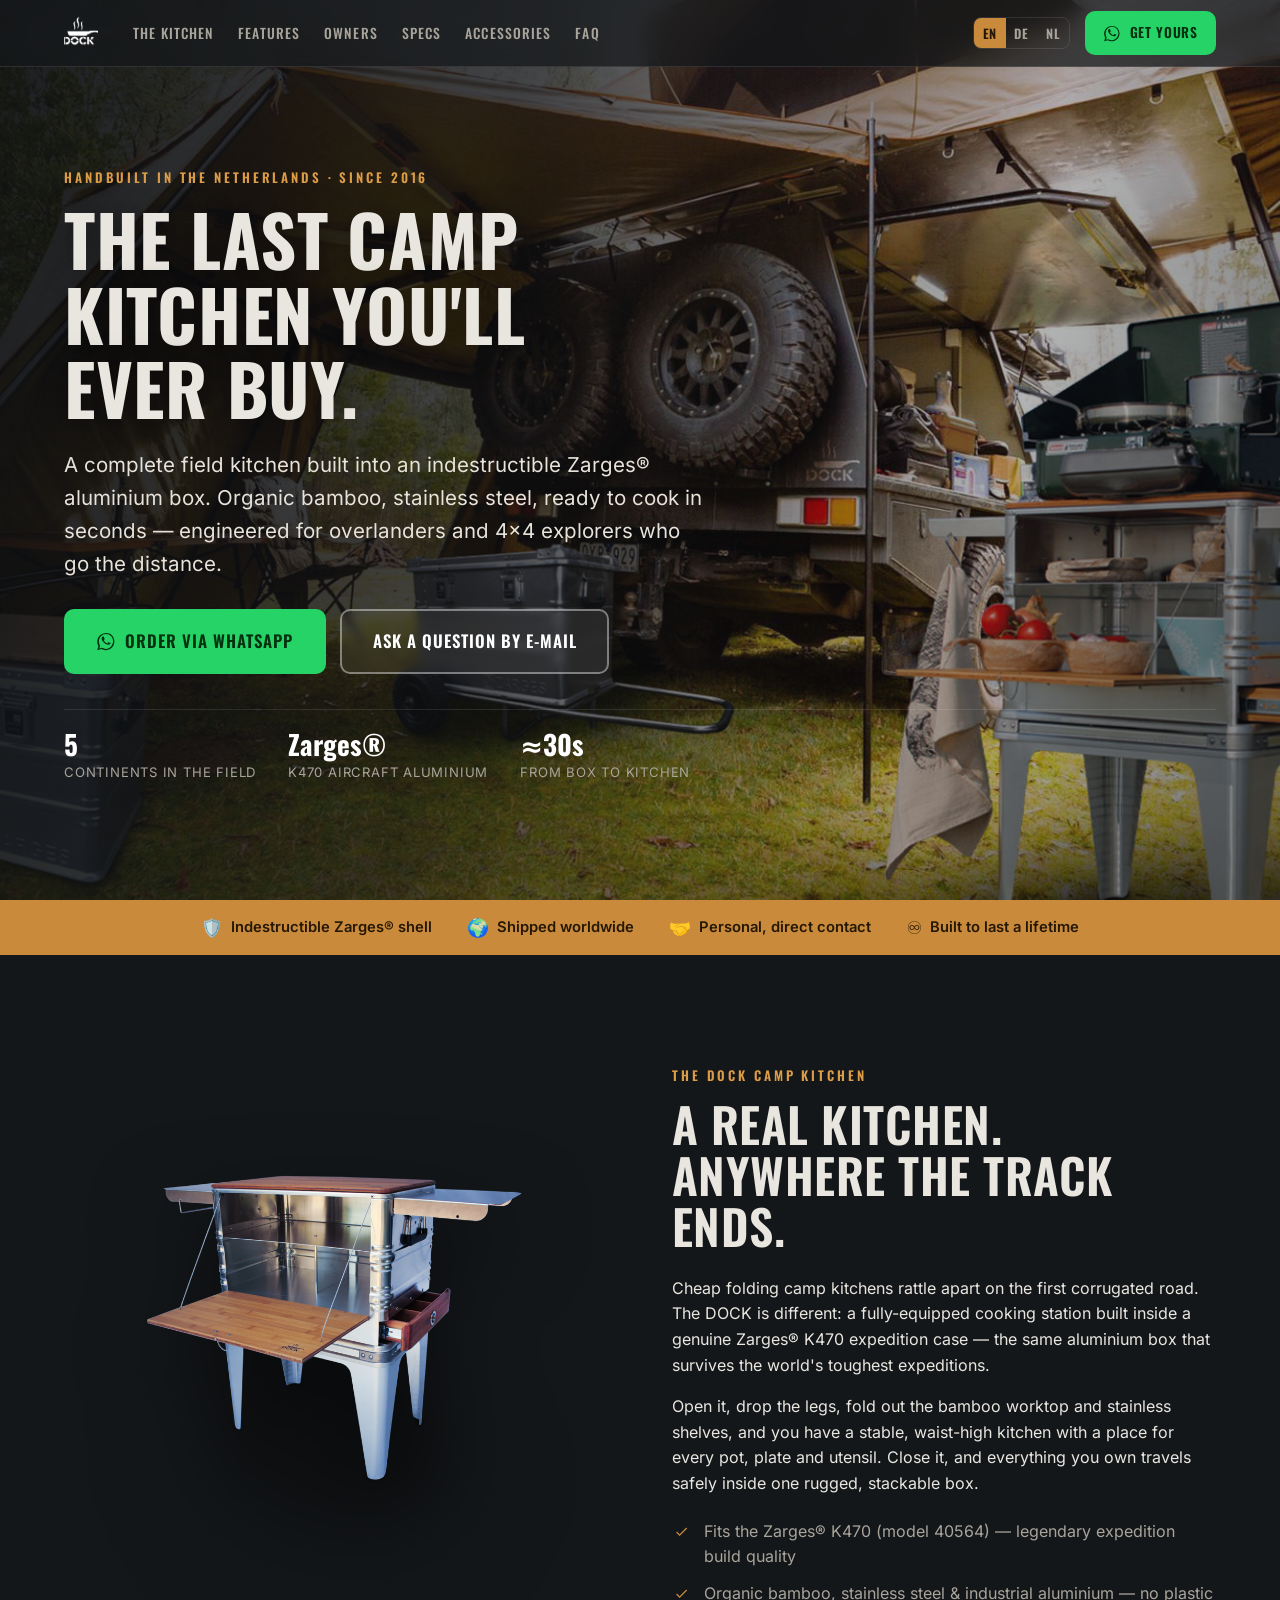
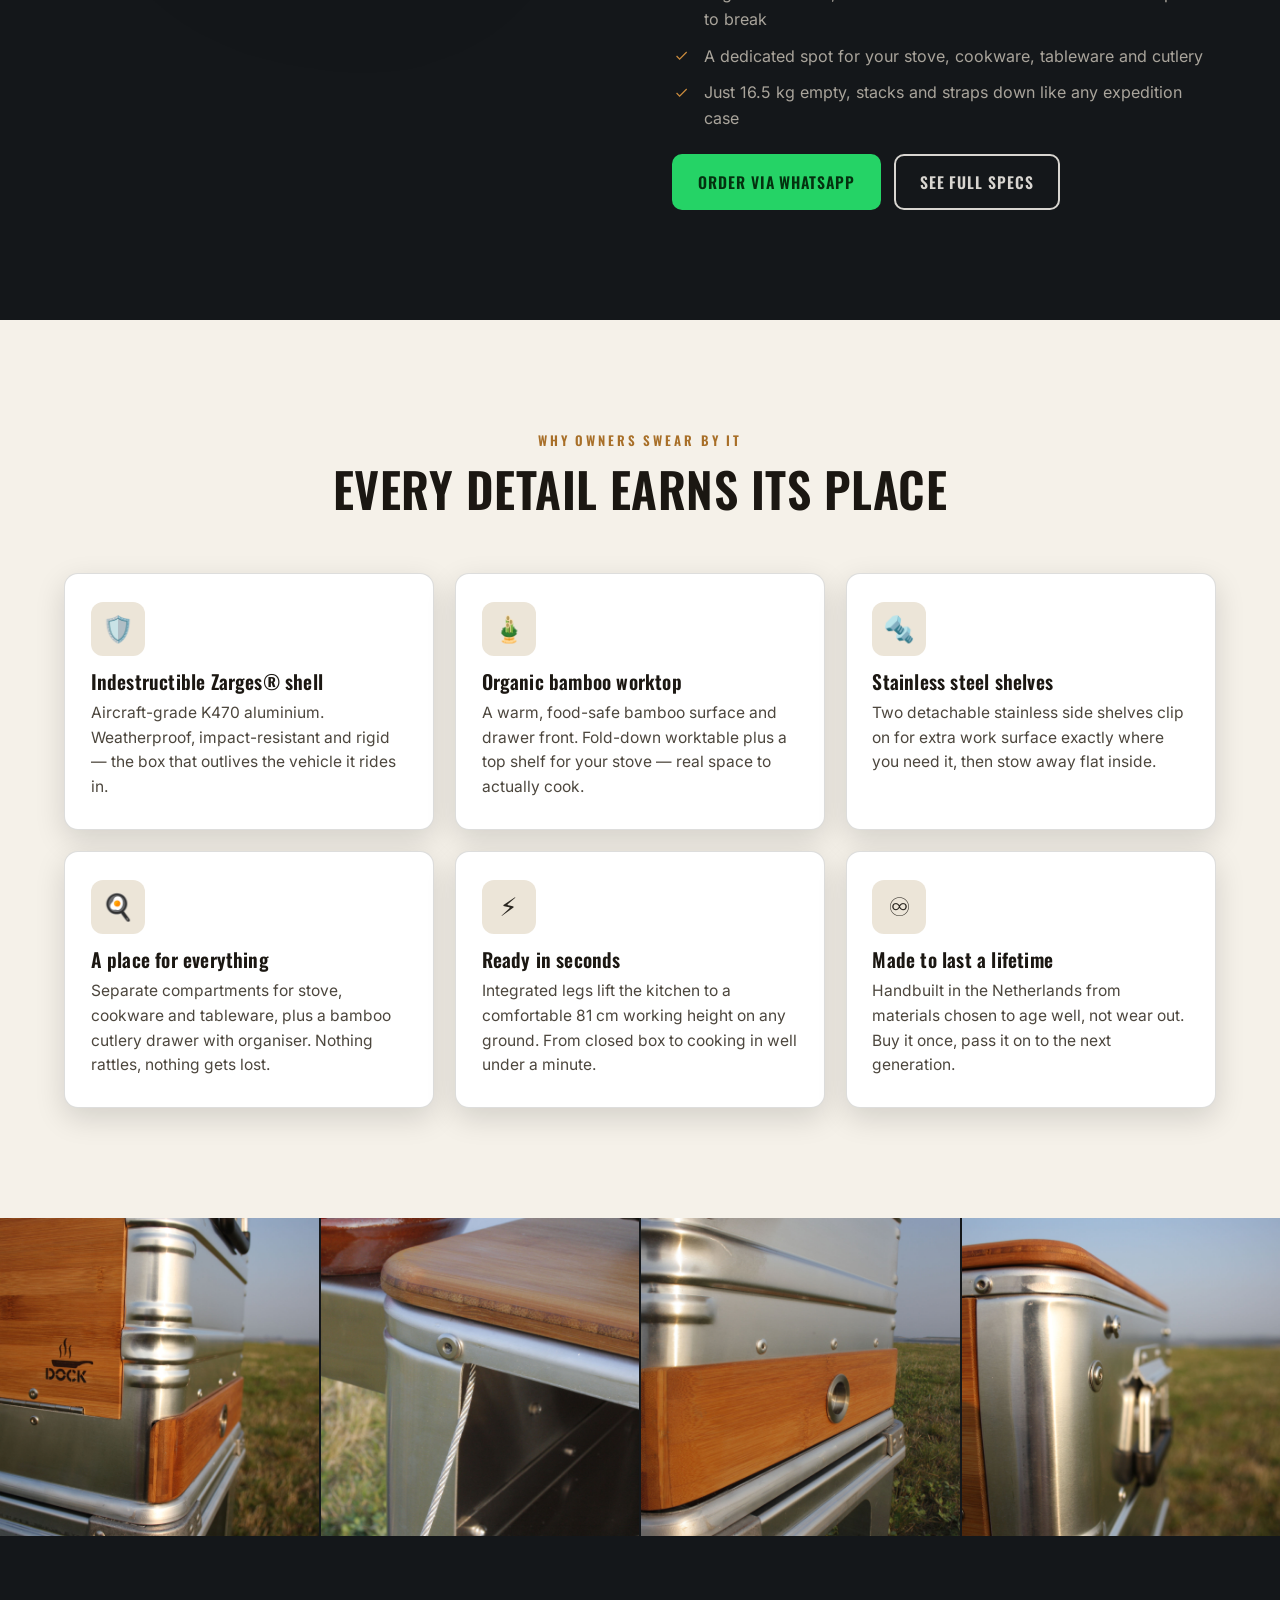
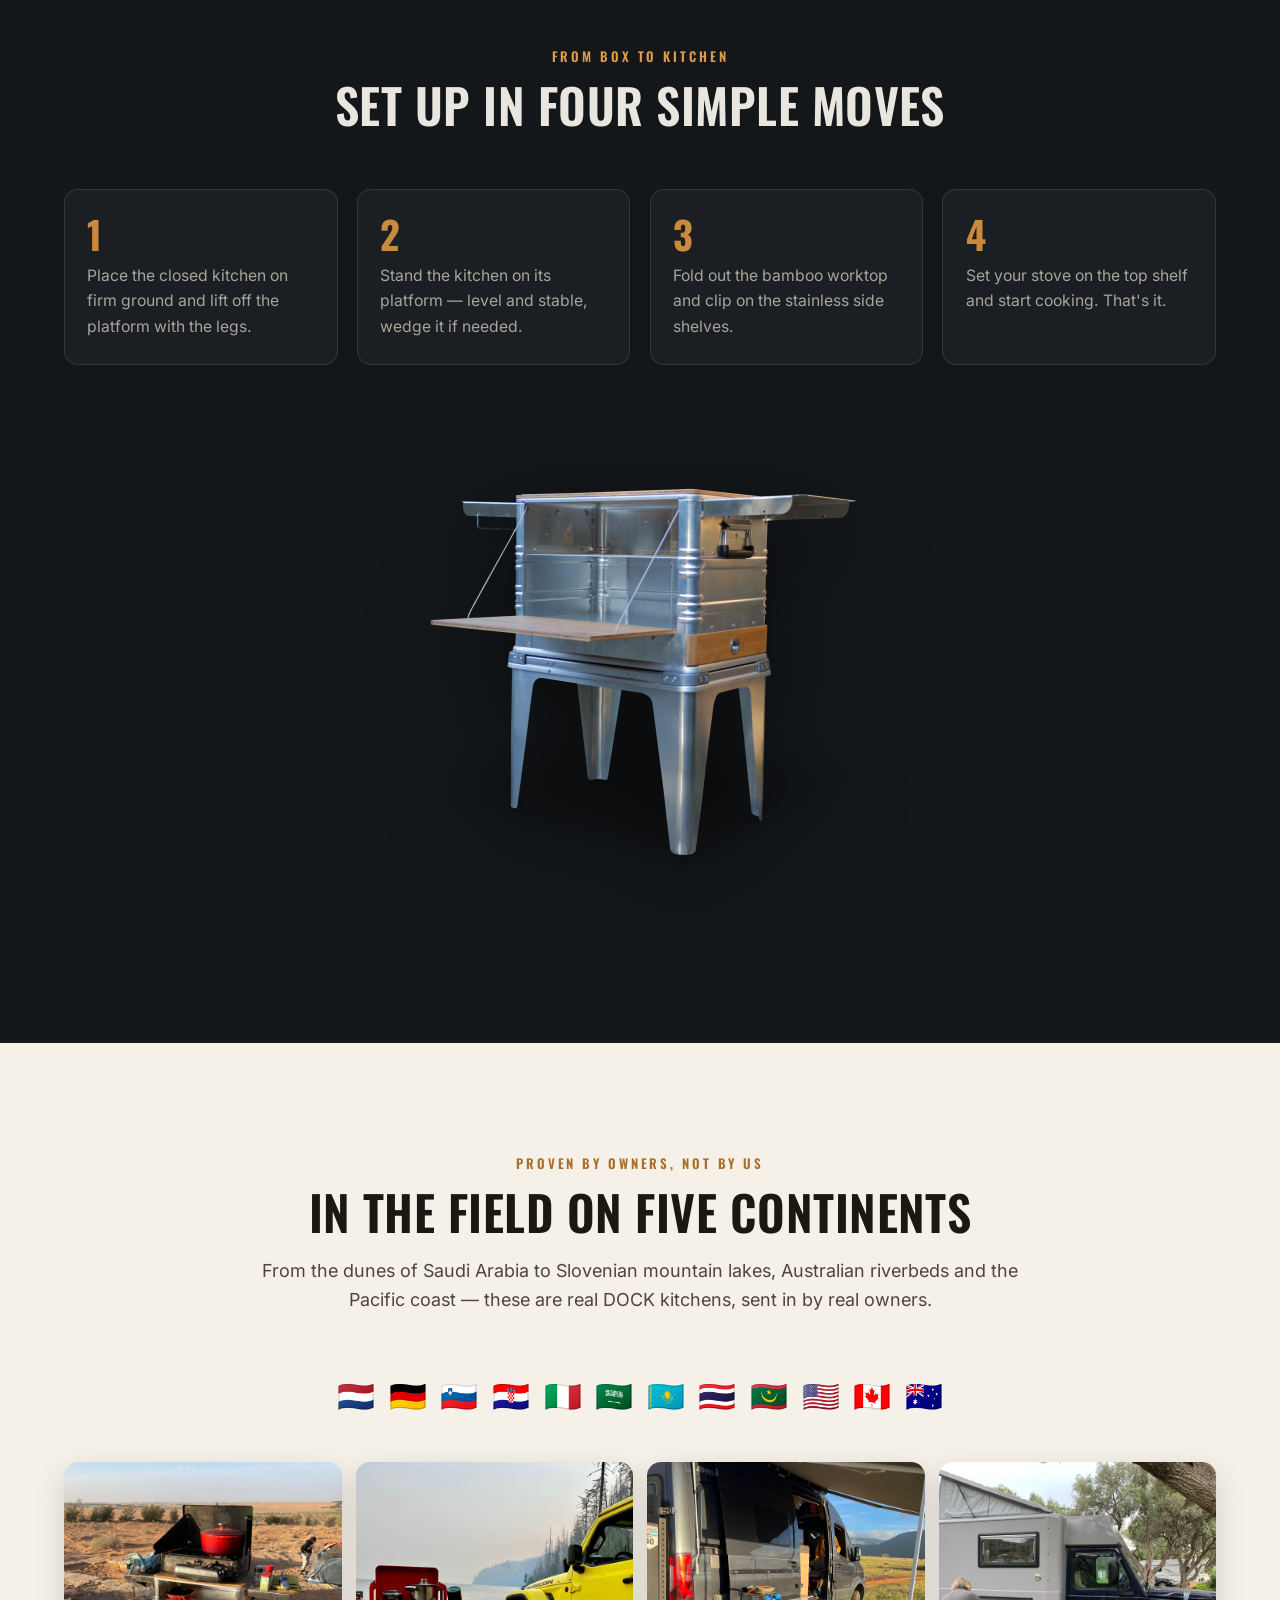
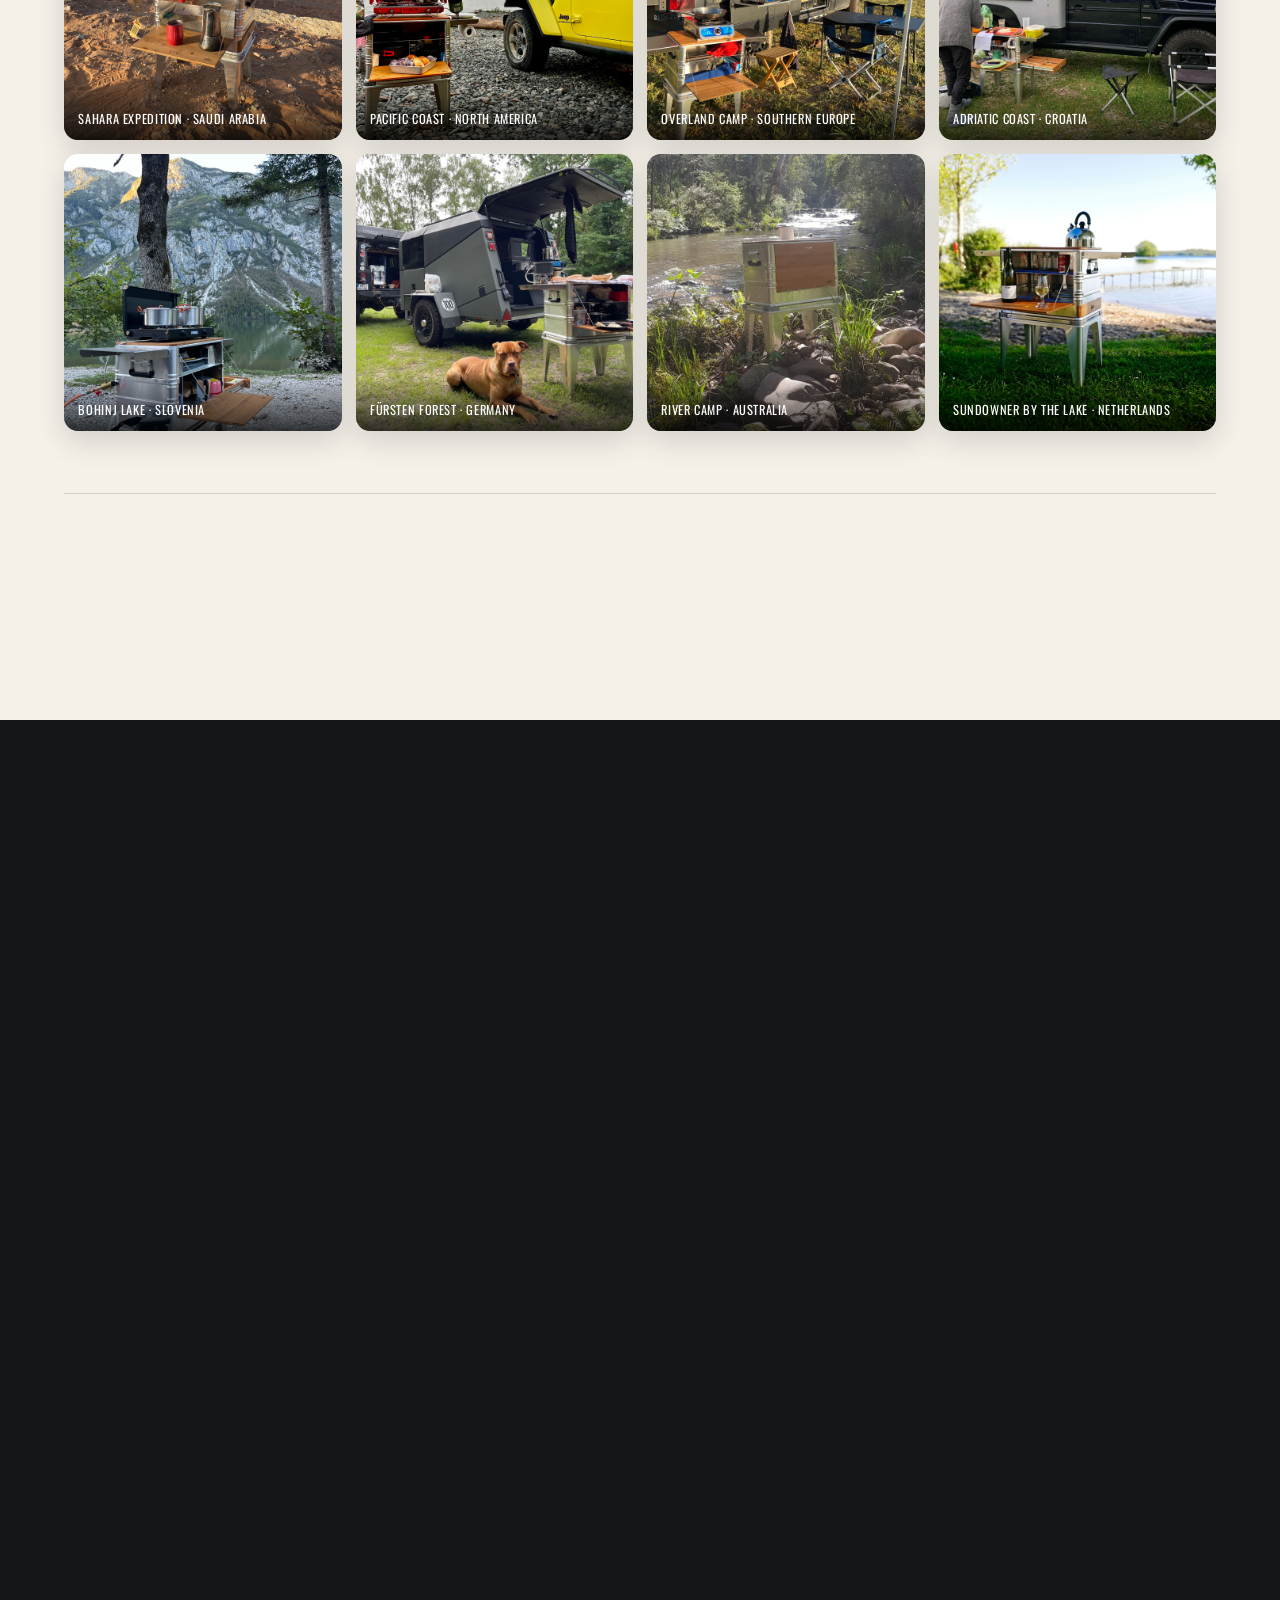
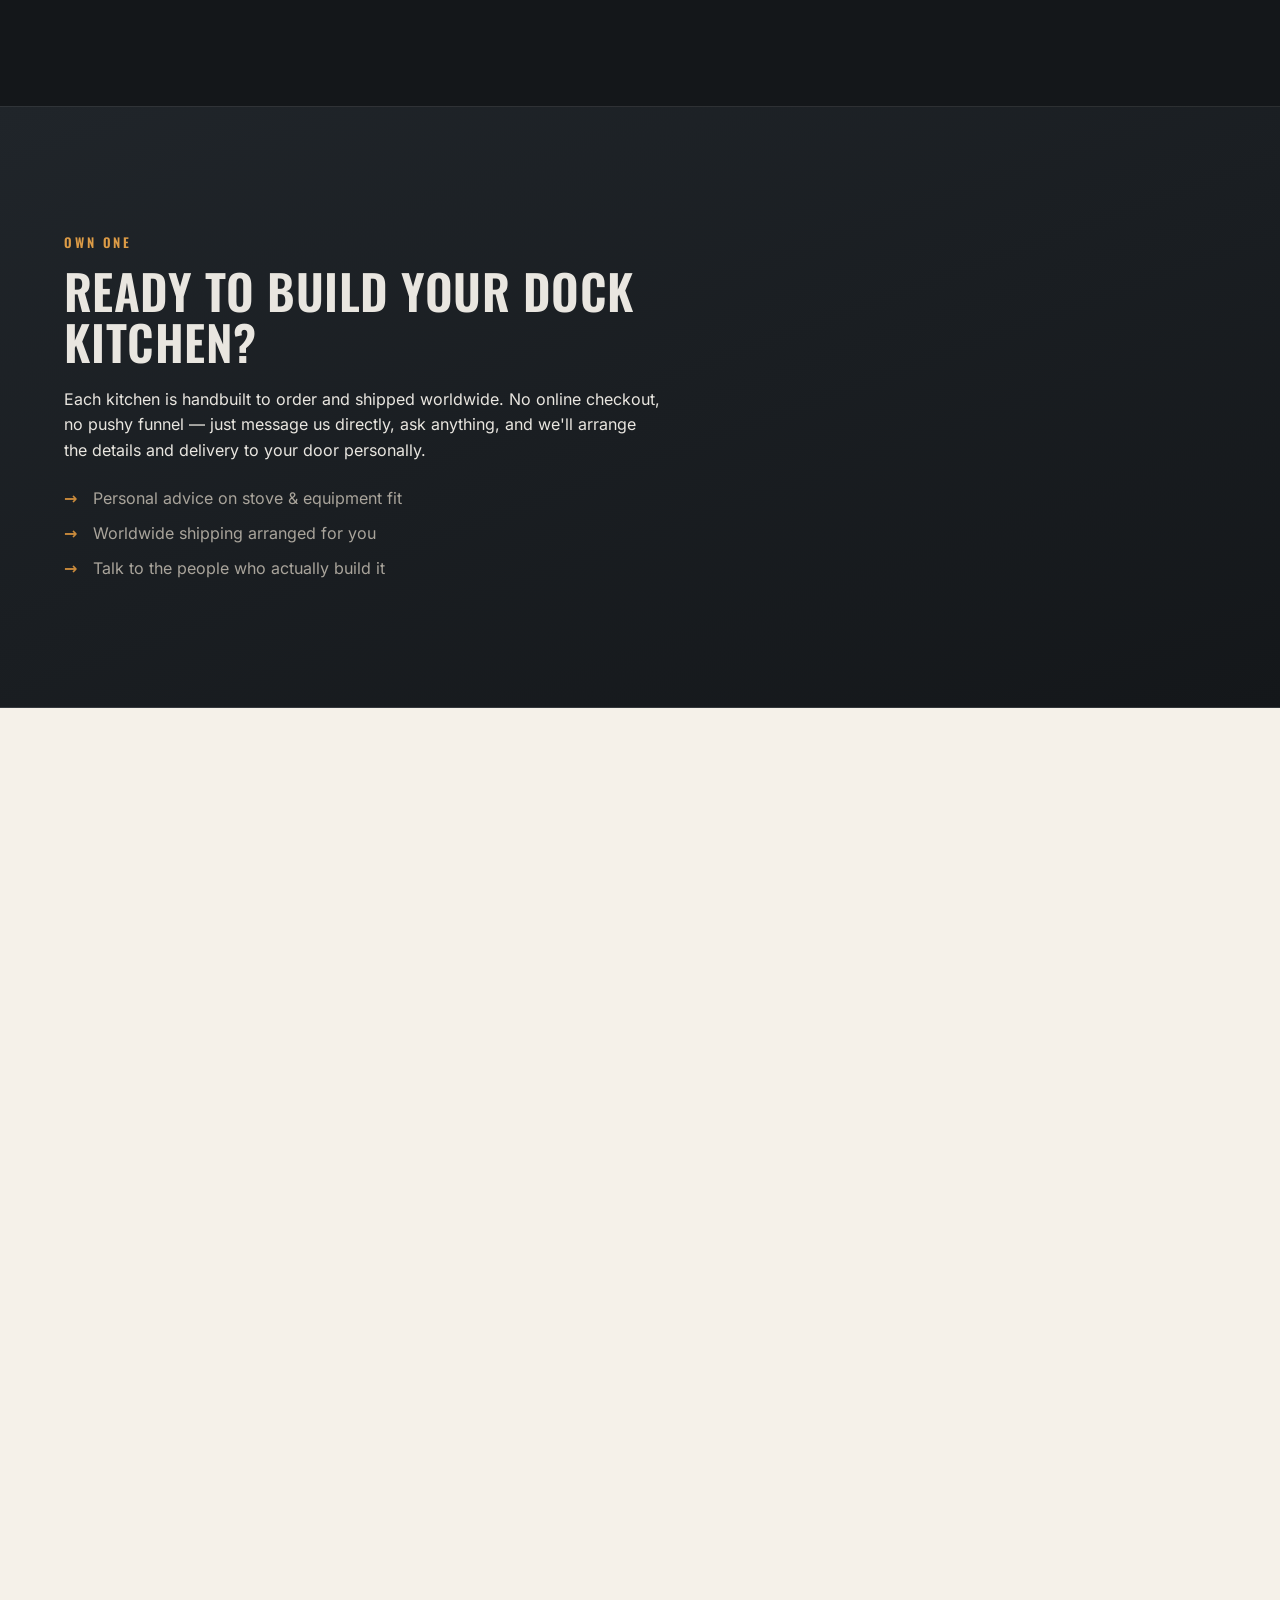
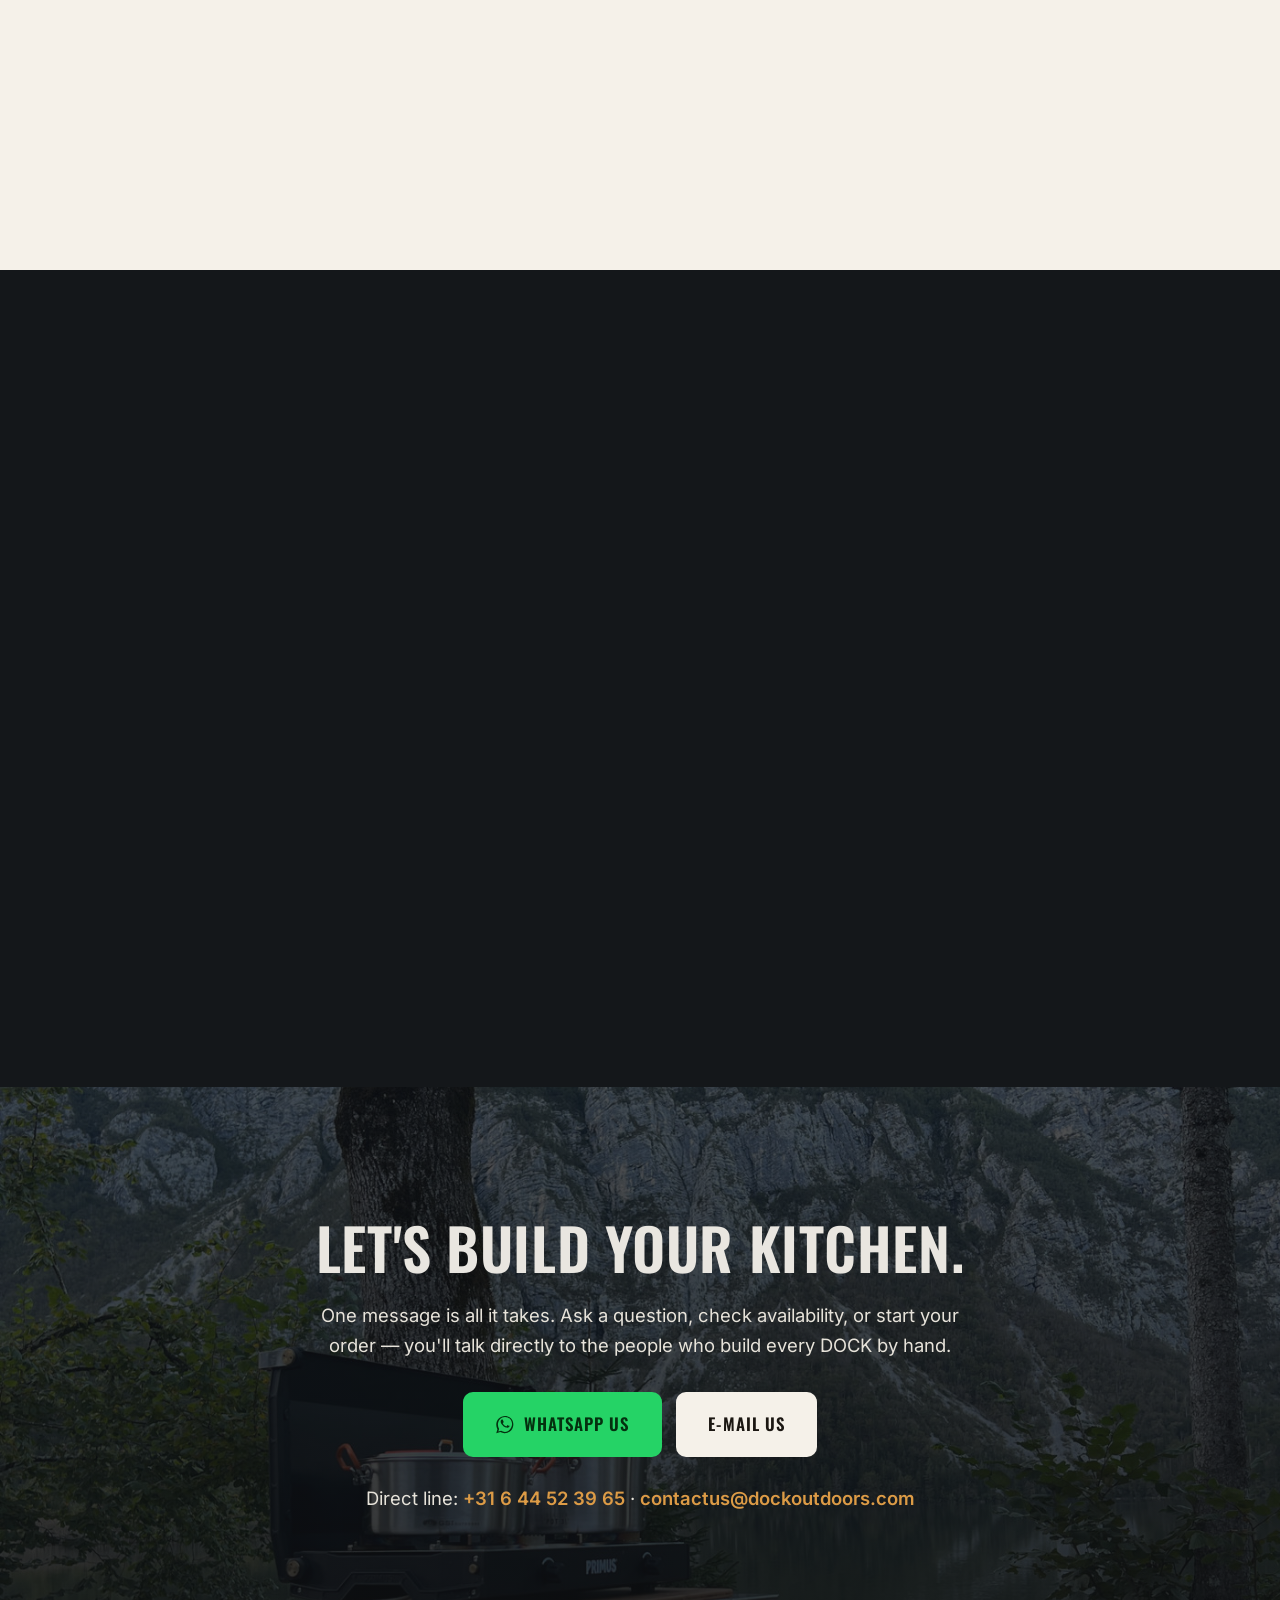
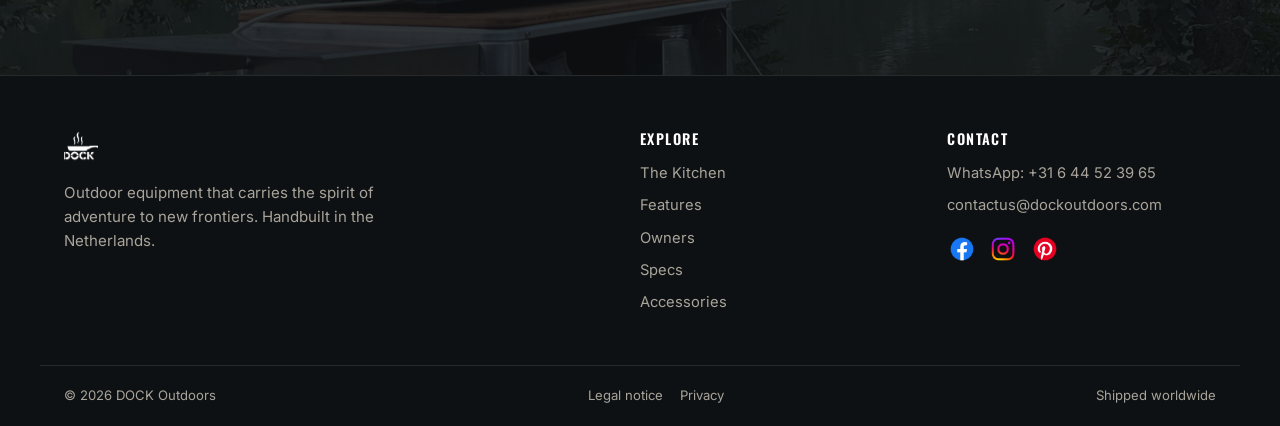
<file: index.html>
<!DOCTYPE html>
<html lang="en">
<head>
  <meta charset="UTF-8" />
  <meta name="viewport" content="width=device-width, initial-scale=1.0" />
  <title>DOCK Outdoors — The Overland Camp Kitchen, built into a Zarges® box</title>
  <meta name="description" content="A handbuilt overland camp kitchen inside an indestructible Zarges® K470 aluminium box. Organic bamboo, stainless steel, ready to cook in seconds. In use on 5 continents." />
  <meta name="theme-color" content="#14171a" />

  <!-- Open Graph -->
  <meta property="og:type" content="website" />
  <meta property="og:title" content="DOCK Outdoors — The Overland Camp Kitchen" />
  <meta property="og:description" content="Handbuilt into a Zarges® K470 box. Bamboo & stainless steel. Ready to cook in seconds. In use on 5 continents." />
  <meta property="og:image" content="assets/img/hero-camp.jpg" />

  <link rel="stylesheet" href="css/styles.css" />
  <link rel="icon" href="assets/img/logo.png" />
</head>
<body>

<!-- ============ NAV ============ -->
<header class="nav" id="nav">
  <div class="nav__inner">
    <a href="#top" class="nav__logo" aria-label="DOCK Outdoors home">
      <img src="assets/img/logo.png" alt="DOCK Outdoors" />
    </a>

    <nav class="nav__links" aria-label="Primary">
      <a href="#kitchen" data-i18n="nav.kitchen">The Kitchen</a>
      <a href="#features" data-i18n="nav.features">Features</a>
      <a href="#gallery" data-i18n="nav.gallery">Owners</a>
      <a href="#specs" data-i18n="nav.specs">Specs</a>
      <a href="#accessories" data-i18n="nav.accessories">Accessories</a>
      <a href="#faq" data-i18n="nav.faq">FAQ</a>
    </nav>

    <div class="nav__right">
      <div class="langswitch" role="group" aria-label="Language">
        <button data-lang="en" class="langswitch__btn">EN</button>
        <button data-lang="de" class="langswitch__btn">DE</button>
        <button data-lang="nl" class="langswitch__btn">NL</button>
      </div>
      <a class="btn btn--wa nav__cta" data-cta="whatsapp" target="_blank" rel="noopener">
        <svg viewBox="0 0 24 24" width="18" height="18" aria-hidden="true"><path fill="currentColor" d="M17.5 14.4c-.3-.2-1.7-.9-2-1-.3-.1-.5-.1-.6.2-.2.3-.7 1-.9 1.1-.2.2-.3.2-.6.1-.3-.2-1.2-.5-2.3-1.4-.9-.8-1.4-1.7-1.6-2-.2-.3 0-.5.1-.6.1-.1.3-.3.4-.5.2-.2.2-.3.3-.5.1-.2.1-.4 0-.5 0-.1-.6-1.5-.8-2.1-.2-.5-.4-.4-.6-.5h-.5c-.2 0-.5.1-.7.3-.2.3-.9.9-.9 2.2s.9 2.5 1.1 2.7c.1.2 1.8 2.8 4.4 3.9.6.3 1.1.4 1.5.5.6.2 1.2.2 1.6.1.5-.1 1.7-.7 1.9-1.4.2-.7.2-1.2.2-1.4-.1-.1-.3-.2-.6-.3M12 21.5c-1.7 0-3.3-.4-4.7-1.3l-3.3.9.9-3.2c-.9-1.5-1.4-3.2-1.4-4.9C3.5 7.3 7.3 3.5 12 3.5s8.5 3.8 8.5 8.5-3.8 9.5-8.5 9.5m0-19C6.2 2.5 1.5 7.2 1.5 13c0 1.8.5 3.6 1.4 5.2L1.5 23l4.9-1.3c1.5.8 3.2 1.3 5 1.3h.1c5.8 0 10.5-4.7 10.5-10.5S17.8 2.5 12 2.5"/></svg>
        <span data-i18n="nav.cta">Get yours</span>
      </a>
      <button class="nav__burger" id="burger" aria-label="Menu" aria-expanded="false">
        <span></span><span></span><span></span>
      </button>
    </div>
  </div>
</header>

<a id="top"></a>

<!-- ============ HERO ============ -->
<section class="hero" id="hero">
  <div class="hero__bg" style="background-image:url('assets/img/hero-camp.jpg')"></div>
  <div class="hero__scrim"></div>
  <div class="hero__content">
    <p class="eyebrow" data-i18n="hero.eyebrow">Handbuilt in the Netherlands · Since 2016</p>
    <h1 data-i18n="hero.h1">The last camp kitchen you'll ever buy.</h1>
    <p class="hero__sub" data-i18n="hero.sub">A complete field kitchen built into an indestructible Zarges® aluminium box. Organic bamboo, stainless steel, ready to cook in seconds — engineered for overlanders and 4x4 explorers who go the distance.</p>
    <div class="hero__cta">
      <a class="btn btn--wa btn--lg" data-cta="whatsapp" target="_blank" rel="noopener">
        <svg viewBox="0 0 24 24" width="20" height="20" aria-hidden="true"><path fill="currentColor" d="M17.5 14.4c-.3-.2-1.7-.9-2-1-.3-.1-.5-.1-.6.2-.2.3-.7 1-.9 1.1-.2.2-.3.2-.6.1-.3-.2-1.2-.5-2.3-1.4-.9-.8-1.4-1.7-1.6-2-.2-.3 0-.5.1-.6.1-.1.3-.3.4-.5.2-.2.2-.3.3-.5.1-.2.1-.4 0-.5 0-.1-.6-1.5-.8-2.1-.2-.5-.4-.4-.6-.5h-.5c-.2 0-.5.1-.7.3-.2.3-.9.9-.9 2.2s.9 2.5 1.1 2.7c.1.2 1.8 2.8 4.4 3.9.6.3 1.1.4 1.5.5.6.2 1.2.2 1.6.1.5-.1 1.7-.7 1.9-1.4.2-.7.2-1.2.2-1.4-.1-.1-.3-.2-.6-.3M12 21.5c-1.7 0-3.3-.4-4.7-1.3l-3.3.9.9-3.2c-.9-1.5-1.4-3.2-1.4-4.9C3.5 7.3 7.3 3.5 12 3.5s8.5 3.8 8.5 8.5-3.8 9.5-8.5 9.5m0-19C6.2 2.5 1.5 7.2 1.5 13c0 1.8.5 3.6 1.4 5.2L1.5 23l4.9-1.3c1.5.8 3.2 1.3 5 1.3h.1c5.8 0 10.5-4.7 10.5-10.5S17.8 2.5 12 2.5"/></svg>
        <span data-i18n="hero.cta1">Order via WhatsApp</span>
      </a>
      <a class="btn btn--ghost btn--lg" data-cta="email">
        <span data-i18n="hero.cta2">Ask a question by e-mail</span>
      </a>
    </div>
    <ul class="hero__trust">
      <li><strong>5</strong> <span data-i18n="hero.trust1">continents in the field</span></li>
      <li><strong>Zarges®</strong> <span data-i18n="hero.trust2">K470 aircraft aluminium</span></li>
      <li><strong>≈30s</strong> <span data-i18n="hero.trust3">from box to kitchen</span></li>
    </ul>
  </div>
</section>

<!-- ============ TRUST BAR ============ -->
<section class="trustbar">
  <div class="trustbar__inner">
    <div class="trustbar__item"><span class="trustbar__ico">🛡️</span><span data-i18n="trust.a">Indestructible Zarges® shell</span></div>
    <div class="trustbar__item"><span class="trustbar__ico">🌍</span><span data-i18n="trust.b">Shipped worldwide</span></div>
    <div class="trustbar__item"><span class="trustbar__ico">🤝</span><span data-i18n="trust.d">Personal, direct contact</span></div>
    <div class="trustbar__item"><span class="trustbar__ico">♾️</span><span data-i18n="trust.e">Built to last a lifetime</span></div>
  </div>
</section>

<!-- ============ KITCHEN / INTRO ============ -->
<section class="section section--dark" id="kitchen">
  <div class="wrap grid2">
    <div class="grid2__media">
      <img src="assets/img/kitchen-open.png" alt="DOCK camp kitchen fully deployed with bamboo worktop, stainless steel side shelves and drawer" class="floatimg" />
    </div>
    <div class="grid2__text">
      <p class="eyebrow" data-i18n="kitchen.eyebrow">The DOCK Camp Kitchen</p>
      <h2 data-i18n="kitchen.h2">A real kitchen. Anywhere the track ends.</h2>
      <p data-i18n="kitchen.p1">Cheap folding camp kitchens rattle apart on the first corrugated road. The DOCK is different: a fully-equipped cooking station built inside a genuine Zarges® K470 expedition case — the same aluminium box that survives the world's toughest expeditions.</p>
      <p data-i18n="kitchen.p2">Open it, drop the legs, fold out the bamboo worktop and stainless shelves, and you have a stable, waist-high kitchen with a place for every pot, plate and utensil. Close it, and everything you own travels safely inside one rugged, stackable box.</p>
      <ul class="ticklist">
        <li data-i18n="kitchen.t1">Fits the Zarges® K470 (model 40564) — legendary expedition build quality</li>
        <li data-i18n="kitchen.t2">Organic bamboo, stainless steel & industrial aluminium — no plastic to break</li>
        <li data-i18n="kitchen.t3">A dedicated spot for your stove, cookware, tableware and cutlery</li>
        <li data-i18n="kitchen.t4">Just 16.5 kg empty, stacks and straps down like any expedition case</li>
      </ul>
      <div class="btnrow">
        <a class="btn btn--wa" data-cta="whatsapp" target="_blank" rel="noopener"><span data-i18n="cta.whatsapp">Order via WhatsApp</span></a>
        <a class="btn btn--outline" href="#specs" data-i18n="cta.specs">See full specs</a>
      </div>
    </div>
  </div>
</section>

<!-- ============ FEATURES ============ -->
<section class="section section--light" id="features">
  <div class="wrap">
    <div class="section__head">
      <p class="eyebrow" data-i18n="features.eyebrow">Why owners swear by it</p>
      <h2 data-i18n="features.h2">Every detail earns its place</h2>
    </div>
    <div class="features">
      <div class="feature">
        <div class="feature__ico">🛡️</div>
        <h3 data-i18n="feat1.h">Indestructible Zarges® shell</h3>
        <p data-i18n="feat1.p">Aircraft-grade K470 aluminium. Weatherproof, impact-resistant and rigid — the box that outlives the vehicle it rides in.</p>
      </div>
      <div class="feature">
        <div class="feature__ico">🎍</div>
        <h3 data-i18n="feat2.h">Organic bamboo worktop</h3>
        <p data-i18n="feat2.p">A warm, food-safe bamboo surface and drawer front. Fold-down worktable plus a top shelf for your stove — real space to actually cook.</p>
      </div>
      <div class="feature">
        <div class="feature__ico">🔩</div>
        <h3 data-i18n="feat3.h">Stainless steel shelves</h3>
        <p data-i18n="feat3.p">Two detachable stainless side shelves clip on for extra work surface exactly where you need it, then stow away flat inside.</p>
      </div>
      <div class="feature">
        <div class="feature__ico">🍳</div>
        <h3 data-i18n="feat4.h">A place for everything</h3>
        <p data-i18n="feat4.p">Separate compartments for stove, cookware and tableware, plus a bamboo cutlery drawer with organiser. Nothing rattles, nothing gets lost.</p>
      </div>
      <div class="feature">
        <div class="feature__ico">⚡</div>
        <h3 data-i18n="feat5.h">Ready in seconds</h3>
        <p data-i18n="feat5.p">Integrated legs lift the kitchen to a comfortable 81 cm working height on any ground. From closed box to cooking in well under a minute.</p>
      </div>
      <div class="feature">
        <div class="feature__ico">♾️</div>
        <h3 data-i18n="feat6.h">Made to last a lifetime</h3>
        <p data-i18n="feat6.p">Handbuilt in the Netherlands from materials chosen to age well, not wear out. Buy it once, pass it on to the next generation.</p>
      </div>
    </div>
  </div>
</section>

<!-- ============ DETAIL STRIP ============ -->
<section class="detailstrip">
  <figure><img src="assets/img/detail-logo-bamboo.jpg" alt="Laser-engraved DOCK logo on the bamboo panel" loading="lazy" /></figure>
  <figure><img src="assets/img/detail-worktop.jpg" alt="Bamboo worktop with stainless cable stay" loading="lazy" /></figure>
  <figure><img src="assets/img/detail-drawer.jpg" alt="Recessed stainless finger pull on the bamboo drawer" loading="lazy" /></figure>
  <figure><img src="assets/img/detail-bamboo-edge.jpg" alt="Bamboo and brushed aluminium edge detail" loading="lazy" /></figure>
</section>

<!-- ============ HOW IT WORKS ============ -->
<section class="section section--dark" id="how">
  <div class="wrap">
    <div class="section__head">
      <p class="eyebrow" data-i18n="how.eyebrow">From box to kitchen</p>
      <h2 data-i18n="how.h2">Set up in four simple moves</h2>
    </div>
    <div class="steps">
      <div class="step"><div class="step__n">1</div><p data-i18n="how.s1">Place the closed kitchen on firm ground and lift off the platform with the legs.</p></div>
      <div class="step"><div class="step__n">2</div><p data-i18n="how.s2">Stand the kitchen on its platform — level and stable, wedge it if needed.</p></div>
      <div class="step"><div class="step__n">3</div><p data-i18n="how.s3">Fold out the bamboo worktop and clip on the stainless side shelves.</p></div>
      <div class="step"><div class="step__n">4</div><p data-i18n="how.s4">Set your stove on the top shelf and start cooking. That's it.</p></div>
    </div>
    <div class="how__media">
      <img src="assets/img/kitchen-open-front.png" alt="DOCK camp kitchen open on its platform legs, front view" loading="lazy" />
    </div>
  </div>
</section>

<!-- ============ SOCIAL PROOF / GALLERY ============ -->
<section class="section section--light" id="gallery">
  <div class="wrap">
    <div class="section__head">
      <p class="eyebrow" data-i18n="gallery.eyebrow">Proven by owners, not by us</p>
      <h2 data-i18n="gallery.h2">In the field on five continents</h2>
      <p class="section__lead" data-i18n="gallery.lead">From the dunes of Saudi Arabia to Slovenian mountain lakes, Australian riverbeds and the Pacific coast — these are real DOCK kitchens, sent in by real owners.</p>
    </div>

    <div class="flags" aria-label="Countries where the DOCK kitchen is in use">
      <span>🇳🇱</span><span>🇩🇪</span><span>🇸🇮</span><span>🇭🇷</span><span>🇮🇹</span><span>🇸🇦</span><span>🇰🇿</span><span>🇹🇭</span><span>🇲🇷</span><span>🇺🇸</span><span>🇨🇦</span><span>🇦🇺</span>
    </div>

    <div class="masonry">
      <figure class="masonry__item"><img src="assets/img/owner-saudi.jpg" alt="DOCK kitchen with cast-iron pot in the Saudi Arabian desert" loading="lazy" /><figcaption data-i18n="g.saudi">Sahara expedition · Saudi Arabia</figcaption></figure>
      <figure class="masonry__item"><img src="assets/img/owner-slovenia.jpg" alt="DOCK kitchen cooking at a mountain lake in Slovenia" loading="lazy" /><figcaption data-i18n="g.slovenia">Bohinj Lake · Slovenia</figcaption></figure>
      <figure class="masonry__item"><img src="assets/img/owner-canada.jpg" alt="DOCK kitchen next to a Jeep Gladiator Rubicon on a Pacific shoreline" loading="lazy" /><figcaption data-i18n="g.canada">Pacific coast · North America</figcaption></figure>
      <figure class="masonry__item"><img src="assets/img/owner-germany-dog.jpg" alt="DOCK kitchen beside an off-road trailer with a dog on guard, Germany" loading="lazy" /><figcaption data-i18n="g.germany">Fürsten Forest · Germany</figcaption></figure>
      <figure class="masonry__item"><img src="assets/img/owner-spain.jpg" alt="DOCK kitchen at the back of a 4x4 Hymer van at golden hour" loading="lazy" /><figcaption data-i18n="g.spain">Overland camp · Southern Europe</figcaption></figure>
      <figure class="masonry__item"><img src="assets/img/owner-australia.jpg" alt="DOCK kitchen by a river in the Australian bush" loading="lazy" /><figcaption data-i18n="g.australia">River camp · Australia</figcaption></figure>
      <figure class="masonry__item"><img src="assets/img/owner-croatia.jpg" alt="Owner cooking on a DOCK kitchen beside a Mercedes G-class camper in Croatia" loading="lazy" /><figcaption data-i18n="g.croatia">Adriatic coast · Croatia</figcaption></figure>
      <figure class="masonry__item"><img src="assets/img/owner-lake-sunset.jpg" alt="DOCK kitchen open with kettle and wine at a lakeside sunset" loading="lazy" /><figcaption data-i18n="g.lake">Sundowner by the lake · Netherlands</figcaption></figure>
    </div>

    <div class="stats">
      <div class="stat"><div class="stat__n">5</div><div class="stat__l" data-i18n="stat.continents">continents</div></div>
      <div class="stat"><div class="stat__n">20+</div><div class="stat__l" data-i18n="stat.countries">countries in the field</div></div>
      <div class="stat"><div class="stat__n">2016</div><div class="stat__l" data-i18n="stat.since">building kitchens since</div></div>
      <div class="stat"><div class="stat__n">100%</div><div class="stat__l" data-i18n="stat.handbuilt">handbuilt to order</div></div>
    </div>
  </div>
</section>

<!-- ============ SPECS ============ -->
<section class="section section--dark" id="specs">
  <div class="wrap grid2 grid2--rev">
    <div class="grid2__media">
      <img src="assets/img/kitchen-closed.png" alt="DOCK camp kitchen closed, in transport mode" class="floatimg" loading="lazy" />
    </div>
    <div class="grid2__text">
      <p class="eyebrow" data-i18n="specs.eyebrow">Technical specifications</p>
      <h2 data-i18n="specs.h2">The numbers behind the box</h2>
      <table class="spectable">
        <tbody>
          <tr><th data-i18n="specs.k1">Base case</th><td data-i18n="specs.v1">Zarges® K470, model 40564</td></tr>
          <tr><th data-i18n="specs.k2">Materials</th><td data-i18n="specs.v2">Aircraft aluminium, stainless steel, organic bamboo</td></tr>
          <tr><th data-i18n="specs.k3">Closed size (H×W×D)</th><td>420 × 600 × 400 mm</td></tr>
          <tr><th data-i18n="specs.k4">Working height</th><td>810 mm</td></tr>
          <tr><th data-i18n="specs.k5">Empty weight</th><td>16.5 kg</td></tr>
          <tr><th data-i18n="specs.k6">Cookware capacity</th><td data-i18n="specs.v6">Pans up to Ø 260 mm</td></tr>
          <tr><th data-i18n="specs.k7">Stove space</th><td data-i18n="specs.v7">Up to 520 × 320 mm (e.g. Coleman 424, Partner steel stove)</td></tr>
          <tr><th data-i18n="specs.k8">Compartments</th><td data-i18n="specs.v8">Stove, cookware, tableware + bamboo cutlery drawer</td></tr>
          <tr><th data-i18n="specs.k9">Shipping</th><td data-i18n="specs.v9">Worldwide</td></tr>
        </tbody>
      </table>
      <p class="spectable__note" data-i18n="specs.note">Kitchen supplied without stove, cookware or tableware, so you can equip it exactly the way you cook.</p>
    </div>
  </div>
</section>

<!-- ============ PRICE / OFFER ============ -->
<section class="offer" id="offer">
  <div class="wrap offer__inner">
    <div class="offer__text">
      <p class="eyebrow" data-i18n="offer.eyebrow">Own one</p>
      <h2 data-i18n="offer.h2">Ready to build your DOCK kitchen?</h2>
      <p data-i18n="offer.p">Each kitchen is handbuilt to order and shipped worldwide. No online checkout, no pushy funnel — just message us directly, ask anything, and we'll arrange the details and delivery to your door personally.</p>
      <ul class="offer__list">
        <li data-i18n="offer.l1">Personal advice on stove & equipment fit</li>
        <li data-i18n="offer.l2">Worldwide shipping arranged for you</li>
        <li data-i18n="offer.l3">Talk to the people who actually build it</li>
      </ul>
    </div>
    <div class="offer__card">
      <div class="pricecard">
        <p class="pricecard__label" data-i18n="offer.card.label">The DOCK Camp Kitchen</p>
        <div class="pricecard__price">€990 <span data-i18n="offer.card.vat">excl. VAT</span></div>
        <p class="pricecard__sub" data-i18n="offer.card.sub">Complete kitchen in a Zarges® K470 box</p>
        <a class="btn btn--wa btn--lg btn--block" data-cta="whatsapp" target="_blank" rel="noopener">
          <svg viewBox="0 0 24 24" width="20" height="20" aria-hidden="true"><path fill="currentColor" d="M17.5 14.4c-.3-.2-1.7-.9-2-1-.3-.1-.5-.1-.6.2-.2.3-.7 1-.9 1.1-.2.2-.3.2-.6.1-.3-.2-1.2-.5-2.3-1.4-.9-.8-1.4-1.7-1.6-2-.2-.3 0-.5.1-.6.1-.1.3-.3.4-.5.2-.2.2-.3.3-.5.1-.2.1-.4 0-.5 0-.1-.6-1.5-.8-2.1-.2-.5-.4-.4-.6-.5h-.5c-.2 0-.5.1-.7.3-.2.3-.9.9-.9 2.2s.9 2.5 1.1 2.7c.1.2 1.8 2.8 4.4 3.9.6.3 1.1.4 1.5.5.6.2 1.2.2 1.6.1.5-.1 1.7-.7 1.9-1.4.2-.7.2-1.2.2-1.4-.1-.1-.3-.2-.6-.3M12 21.5c-1.7 0-3.3-.4-4.7-1.3l-3.3.9.9-3.2c-.9-1.5-1.4-3.2-1.4-4.9C3.5 7.3 7.3 3.5 12 3.5s8.5 3.8 8.5 8.5-3.8 9.5-8.5 9.5m0-19C6.2 2.5 1.5 7.2 1.5 13c0 1.8.5 3.6 1.4 5.2L1.5 23l4.9-1.3c1.5.8 3.2 1.3 5 1.3h.1c5.8 0 10.5-4.7 10.5-10.5S17.8 2.5 12 2.5"/></svg>
          <span data-i18n="offer.card.wa">Order via WhatsApp</span>
        </a>
        <a class="btn btn--outline btn--block" data-cta="email"><span data-i18n="offer.card.email">Or send an e-mail</span></a>
        <p class="pricecard__reply" data-i18n="offer.card.reply">We usually reply within a day.</p>
      </div>
    </div>
  </div>
</section>

<!-- ============ ACCESSORIES / SECONDARY ============ -->
<section class="section section--light" id="accessories">
  <div class="wrap">
    <div class="section__head">
      <p class="eyebrow" data-i18n="acc.eyebrow">Complete the system</p>
      <h2 data-i18n="acc.h2">Accessories for your aluminium boxes</h2>
      <p class="section__lead" data-i18n="acc.lead">Built to fit Zarges®, Alutec®, Alubox® and Defender® cases — ask us which size suits yours.</p>
    </div>
    <div class="cards2">
      <article class="pcard">
        <div class="pcard__media"><img src="assets/img/casetop.png" alt="DOCK bamboo case top for aluminium boxes" loading="lazy" /></div>
        <div class="pcard__body">
          <h3 data-i18n="acc.top.h">Bamboo Case Top</h3>
          <p data-i18n="acc.top.p">Turn any aluminium box into a work surface or seat. A solid organic-bamboo lid that clicks onto the top of your case.</p>
          <a class="btn btn--outline" data-cta="whatsapp-top" target="_blank" rel="noopener" data-i18n="acc.top.cta">Ask about the Case Top</a>
        </div>
      </article>
    </div>
  </div>
</section>

<!-- ============ FAQ ============ -->
<section class="section section--dark" id="faq">
  <div class="wrap wrap--narrow">
    <div class="section__head">
      <p class="eyebrow" data-i18n="faq.eyebrow">Good to know</p>
      <h2 data-i18n="faq.h2">Frequently asked questions</h2>
    </div>
    <div class="faq">
      <details class="faq__item"><summary data-i18n="faq.q1">Which box is the kitchen built into?</summary><p data-i18n="faq.a1">A genuine Zarges® K470 (model 40564) aircraft-aluminium case — the reference standard for expedition storage. It stacks and straps down like any of your other cases.</p></details>
      <details class="faq__item"><summary data-i18n="faq.q2">Is a stove or cookware included?</summary><p data-i18n="faq.a2">No — the kitchen is supplied empty so you can fit the stove and cookware you already love. There's dedicated space for a two-burner stove (up to 520 × 320 mm) and pans up to Ø 260 mm. We're happy to advise.</p></details>
      <details class="faq__item"><summary data-i18n="faq.q3">How much does it weigh and how big is it?</summary><p data-i18n="faq.a3">16.5 kg empty. Closed it measures 420 × 600 × 400 mm; set up, the worktop sits at a comfortable 810 mm height.</p></details>
      <details class="faq__item"><summary data-i18n="faq.q4">Do you ship internationally?</summary><p data-i18n="faq.a4">Yes. DOCK kitchens are already in use on five continents and we arrange worldwide shipping. Message us with your location for details.</p></details>
      <details class="faq__item"><summary data-i18n="faq.q5">How do I order and pay?</summary><p data-i18n="faq.a5">There's no online checkout on purpose. You contact us via WhatsApp or e-mail, we confirm the details and the best way to pay and ship for your country. It's personal and transparent.</p></details>
      <details class="faq__item"><summary data-i18n="faq.q6">How long does it take?</summary><p data-i18n="faq.a6">Each kitchen is handbuilt to order. Lead time depends on the current queue — message us and we'll give you an honest estimate right away.</p></details>
    </div>
  </div>
</section>

<!-- ============ FINAL CTA / CONTACT ============ -->
<section class="finalcta" id="contact">
  <div class="finalcta__bg" style="background-image:url('assets/img/owner-slovenia.jpg')"></div>
  <div class="finalcta__scrim"></div>
  <div class="wrap finalcta__content">
    <h2 data-i18n="final.h2">Let's build your kitchen.</h2>
    <p data-i18n="final.p">One message is all it takes. Ask a question, check availability, or start your order — you'll talk directly to the people who build every DOCK by hand.</p>
    <div class="finalcta__btns">
      <a class="btn btn--wa btn--lg" data-cta="whatsapp" target="_blank" rel="noopener">
        <svg viewBox="0 0 24 24" width="20" height="20" aria-hidden="true"><path fill="currentColor" d="M17.5 14.4c-.3-.2-1.7-.9-2-1-.3-.1-.5-.1-.6.2-.2.3-.7 1-.9 1.1-.2.2-.3.2-.6.1-.3-.2-1.2-.5-2.3-1.4-.9-.8-1.4-1.7-1.6-2-.2-.3 0-.5.1-.6.1-.1.3-.3.4-.5.2-.2.2-.3.3-.5.1-.2.1-.4 0-.5 0-.1-.6-1.5-.8-2.1-.2-.5-.4-.4-.6-.5h-.5c-.2 0-.5.1-.7.3-.2.3-.9.9-.9 2.2s.9 2.5 1.1 2.7c.1.2 1.8 2.8 4.4 3.9.6.3 1.1.4 1.5.5.6.2 1.2.2 1.6.1.5-.1 1.7-.7 1.9-1.4.2-.7.2-1.2.2-1.4-.1-.1-.3-.2-.6-.3M12 21.5c-1.7 0-3.3-.4-4.7-1.3l-3.3.9.9-3.2c-.9-1.5-1.4-3.2-1.4-4.9C3.5 7.3 7.3 3.5 12 3.5s8.5 3.8 8.5 8.5-3.8 9.5-8.5 9.5m0-19C6.2 2.5 1.5 7.2 1.5 13c0 1.8.5 3.6 1.4 5.2L1.5 23l4.9-1.3c1.5.8 3.2 1.3 5 1.3h.1c5.8 0 10.5-4.7 10.5-10.5S17.8 2.5 12 2.5"/></svg>
        <span data-i18n="final.wa">WhatsApp us</span>
      </a>
      <a class="btn btn--light btn--lg" data-cta="email"><span data-i18n="final.email">E-mail us</span></a>
    </div>
    <p class="finalcta__meta"><span data-i18n="final.meta">Direct line:</span> <a data-cta="whatsapp-plain" target="_blank" rel="noopener">+31 6 44 52 39 65</a> · <a href="mailto:contactus@dockoutdoors.com">contactus@dockoutdoors.com</a></p>
  </div>
</section>

<!-- ============ FOOTER ============ -->
<footer class="footer">
  <div class="wrap footer__inner">
    <div class="footer__brand">
      <img src="assets/img/logo.png" alt="DOCK Outdoors" class="footer__logo" />
      <p data-i18n="footer.tag">Outdoor equipment that carries the spirit of adventure to new frontiers. Handbuilt in the Netherlands.</p>
    </div>
    <div class="footer__col">
      <h4 data-i18n="footer.explore">Explore</h4>
      <a href="#kitchen" data-i18n="nav.kitchen">The Kitchen</a>
      <a href="#features" data-i18n="nav.features">Features</a>
      <a href="#gallery" data-i18n="nav.gallery">Owners</a>
      <a href="#specs" data-i18n="nav.specs">Specs</a>
      <a href="#accessories" data-i18n="nav.accessories">Accessories</a>
    </div>
    <div class="footer__col">
      <h4 data-i18n="footer.contact">Contact</h4>
      <a data-cta="whatsapp-plain" target="_blank" rel="noopener">WhatsApp: +31 6 44 52 39 65</a>
      <a href="mailto:contactus@dockoutdoors.com">contactus@dockoutdoors.com</a>
      <div class="footer__social">
        <a href="https://www.facebook.com/profile.php?id=61574662420316" target="_blank" rel="noopener" aria-label="Facebook"><img src="assets/img/social-facebook.png" alt="Facebook" /></a>
        <a href="https://www.instagram.com/dock.outdoors/" target="_blank" rel="noopener" aria-label="Instagram"><img src="assets/img/social-instagram.png" alt="Instagram" /></a>
        <a href="https://nl.pinterest.com/dockoutdoors/" target="_blank" rel="noopener" aria-label="Pinterest"><img src="assets/img/social-pinterest.png" alt="Pinterest" /></a>
      </div>
    </div>
  </div>
  <div class="footer__bar">
    <span>© <span id="year"></span> DOCK Outdoors</span>
    <span class="footer__legal-links">
      <a href="legal.html#colofon" data-i18n="footer.legalinfo">Legal notice</a>
      <a href="legal.html#privacy" data-i18n="footer.privacy">Privacy</a>
    </span>
    <span data-i18n="footer.legal">Shipped worldwide</span>
  </div>
</footer>

<!-- Floating mobile WhatsApp button -->
<a class="fab" data-cta="whatsapp" target="_blank" rel="noopener" aria-label="WhatsApp">
  <svg viewBox="0 0 24 24" width="26" height="26" aria-hidden="true"><path fill="currentColor" d="M17.5 14.4c-.3-.2-1.7-.9-2-1-.3-.1-.5-.1-.6.2-.2.3-.7 1-.9 1.1-.2.2-.3.2-.6.1-.3-.2-1.2-.5-2.3-1.4-.9-.8-1.4-1.7-1.6-2-.2-.3 0-.5.1-.6.1-.1.3-.3.4-.5.2-.2.2-.3.3-.5.1-.2.1-.4 0-.5 0-.1-.6-1.5-.8-2.1-.2-.5-.4-.4-.6-.5h-.5c-.2 0-.5.1-.7.3-.2.3-.9.9-.9 2.2s.9 2.5 1.1 2.7c.1.2 1.8 2.8 4.4 3.9.6.3 1.1.4 1.5.5.6.2 1.2.2 1.6.1.5-.1 1.7-.7 1.9-1.4.2-.7.2-1.2.2-1.4-.1-.1-.3-.2-.6-.3M12 21.5c-1.7 0-3.3-.4-4.7-1.3l-3.3.9.9-3.2c-.9-1.5-1.4-3.2-1.4-4.9C3.5 7.3 7.3 3.5 12 3.5s8.5 3.8 8.5 8.5-3.8 9.5-8.5 9.5m0-19C6.2 2.5 1.5 7.2 1.5 13c0 1.8.5 3.6 1.4 5.2L1.5 23l4.9-1.3c1.5.8 3.2 1.3 5 1.3h.1c5.8 0 10.5-4.7 10.5-10.5S17.8 2.5 12 2.5"/></svg>
</a>

<script src="js/i18n.js"></script>
<script src="js/main.js"></script>
</body>
</html>
</file>
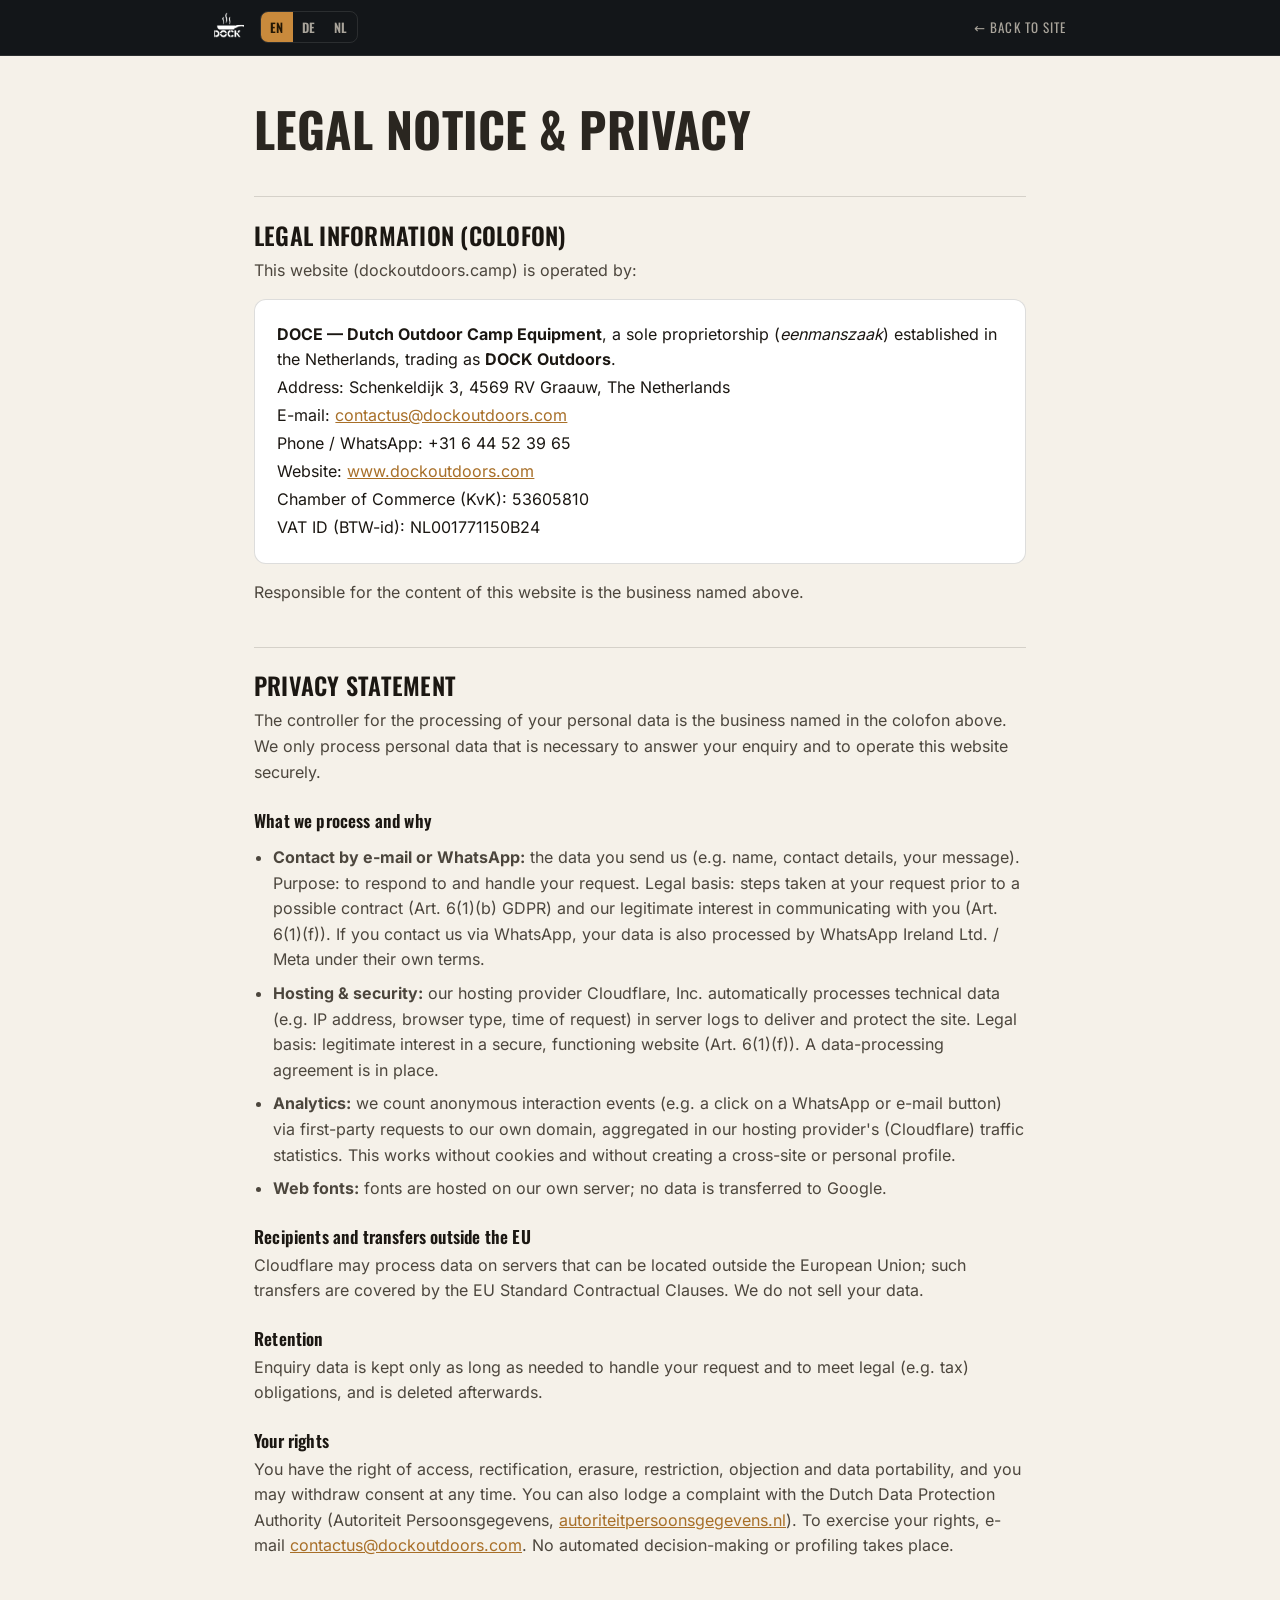
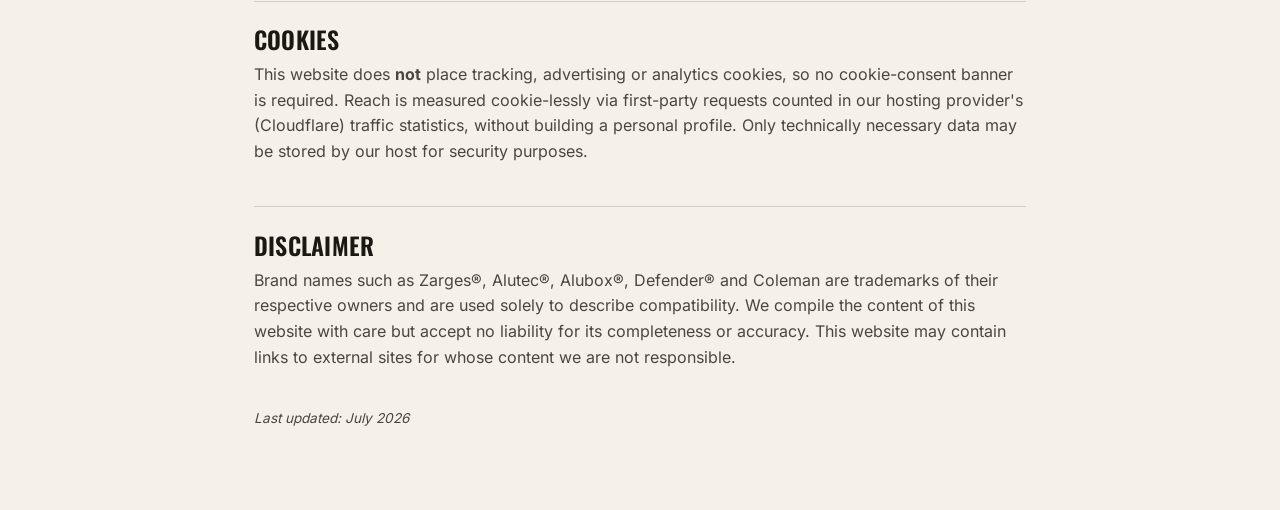
<file: legal.html>
<!DOCTYPE html>
<html lang="en">
<head>
  <meta charset="UTF-8" />
  <meta name="viewport" content="width=device-width, initial-scale=1.0" />
  <title>Legal & Privacy — DOCK Outdoors</title>
  <meta name="robots" content="index,follow" />
  <meta name="theme-color" content="#14171a" />
  <link rel="stylesheet" href="css/styles.css" />
  <link rel="icon" href="assets/img/logo.png" />
  <style>
    .legalhead{ position:sticky; top:0; z-index:50; background:rgba(20,23,26,.92); backdrop-filter:blur(10px); border-bottom:1px solid var(--line); }
    .legalhead__in{ max-width:900px; margin:0 auto; padding:.7rem 24px; display:flex; align-items:center; gap:1rem; }
    .legalhead img{ height:30px; filter:invert(1) brightness(1.4); }
    .legalhead .back{ margin-left:auto; font-family:var(--font-head); text-transform:uppercase; letter-spacing:.08em; font-size:.82rem; color:var(--text-soft); }
    .legalhead .back:hover{ color:#fff; }
    .legaldoc{ padding:3rem 0 4rem; }
    .legaldoc h1{ font-size:clamp(2rem,5vw,3rem); }
    .legaldoc h2{ font-size:1.5rem; margin-top:2.6rem; padding-top:1.6rem; border-top:1px solid var(--line-dark); }
    .legaldoc h3{ font-size:1.08rem; margin-top:1.6rem; color:var(--ink); }
    .legaldoc p, .legaldoc li{ color:var(--ink-soft); }
    .legaldoc a{ color:var(--bamboo-deep); text-decoration:underline; }
    .legaldoc ul{ padding-left:1.2rem; display:grid; gap:.5rem; }
    .legaldoc .addr{ background:#fff; border:1px solid var(--line-dark); border-radius:12px; padding:1.2rem 1.4rem; margin:1rem 0; }
    .legaldoc .addr div{ margin:.15rem 0; color:var(--ink); }
    .legaldoc .ph{ background:#fdeccd; color:#6b4a12; padding:.05em .35em; border-radius:4px; font-weight:600; }
    .legaldoc .updated{ margin-top:2.4rem; font-size:.85rem; color:var(--ink-soft); font-style:italic; }
    .lg{ display:none; }
    .lg.is-on{ display:block; }
    .langswitch__btn{ color:var(--text-soft); }
  </style>
</head>
<body>

<header class="legalhead">
  <div class="legalhead__in">
    <a href="index.html" aria-label="DOCK Outdoors home"><img src="assets/img/logo.png" alt="DOCK Outdoors" /></a>
    <div class="langswitch" role="group" aria-label="Language">
      <button data-lang="en" class="langswitch__btn">EN</button>
      <button data-lang="de" class="langswitch__btn">DE</button>
      <button data-lang="nl" class="langswitch__btn">NL</button>
    </div>
    <a class="back" href="index.html">← <span class="t-back">Back to site</span></a>
  </div>
</header>

<main class="section section--light legaldoc">
  <div class="wrap wrap--narrow">

    <!-- ============ COLOFON / LEGAL INFO ============ -->
    <section id="colofon">
      <div class="lg" data-lang="en">
        <h1>Legal notice &amp; Privacy</h1>
        <h2>Legal information (colofon)</h2>
        <p>This website (dockoutdoors.camp) is operated by:</p>
        <div class="addr">
          <div><strong>DOCE — Dutch Outdoor Camp Equipment</strong>, a sole proprietorship (<em>eenmanszaak</em>) established in the Netherlands, trading as <strong>DOCK Outdoors</strong>.</div>
          <div>Address: Schenkeldijk 3, 4569 RV Graauw, The Netherlands</div>
          <div>E-mail: <a href="mailto:contactus@dockoutdoors.com">contactus@dockoutdoors.com</a></div>
          <div>Phone / WhatsApp: +31 6 44 52 39 65</div>
          <div>Website: <a href="https://www.dockoutdoors.com" target="_blank" rel="noopener">www.dockoutdoors.com</a></div>
          <div>Chamber of Commerce (KvK): 53605810</div>
          <div>VAT ID (BTW-id): NL001771150B24</div>
        </div>
        <p>Responsible for the content of this website is the business named above.</p>
      </div>

      <div class="lg" data-lang="de">
        <h1>Impressum &amp; Datenschutz</h1>
        <h2>Anbieterkennzeichnung (Impressum)</h2>
        <p>Diese Website (dockoutdoors.camp) wird betrieben von:</p>
        <div class="addr">
          <div><strong>DOCE — Dutch Outdoor Camp Equipment</strong>, ein Einzelunternehmen (<em>eenmanszaak</em>) mit Sitz in den Niederlanden, auftretend unter dem Handelsnamen <strong>DOCK Outdoors</strong>.</div>
          <div>Anschrift: Schenkeldijk 3, 4569 RV Graauw, Niederlande</div>
          <div>E-Mail: <a href="mailto:contactus@dockoutdoors.com">contactus@dockoutdoors.com</a></div>
          <div>Telefon / WhatsApp: +31 6 44 52 39 65</div>
          <div>Website: <a href="https://www.dockoutdoors.com" target="_blank" rel="noopener">www.dockoutdoors.com</a></div>
          <div>Handelsregister (KvK): 53605810</div>
          <div>USt-IdNr. (BTW-id): NL001771150B24</div>
        </div>
        <p>Verantwortlich für den Inhalt dieser Website ist das oben genannte Unternehmen.</p>
      </div>

      <div class="lg" data-lang="nl">
        <h1>Colofon &amp; Privacy</h1>
        <h2>Wettelijke informatie (colofon)</h2>
        <p>Deze website (dockoutdoors.camp) wordt beheerd door:</p>
        <div class="addr">
          <div><strong>DOCE — Dutch Outdoor Camp Equipment</strong>, een eenmanszaak gevestigd in Nederland, handelend onder de naam <strong>DOCK Outdoors</strong>.</div>
          <div>Adres: Schenkeldijk 3, 4569 RV Graauw, Nederland</div>
          <div>E-mail: <a href="mailto:contactus@dockoutdoors.com">contactus@dockoutdoors.com</a></div>
          <div>Telefoon / WhatsApp: +31 6 44 52 39 65</div>
          <div>Website: <a href="https://www.dockoutdoors.com" target="_blank" rel="noopener">www.dockoutdoors.com</a></div>
          <div>KvK-nummer: 53605810</div>
          <div>Btw-id: NL001771150B24</div>
        </div>
        <p>Verantwoordelijk voor de inhoud van deze website is de bovengenoemde onderneming.</p>
      </div>
    </section>

    <!-- ============ PRIVACY ============ -->
    <section id="privacy">
      <div class="lg" data-lang="en">
        <h2>Privacy statement</h2>
        <p>The controller for the processing of your personal data is the business named in the colofon above. We only process personal data that is necessary to answer your enquiry and to operate this website securely.</p>
        <h3>What we process and why</h3>
        <ul>
          <li><strong>Contact by e-mail or WhatsApp:</strong> the data you send us (e.g. name, contact details, your message). Purpose: to respond to and handle your request. Legal basis: steps taken at your request prior to a possible contract (Art. 6(1)(b) GDPR) and our legitimate interest in communicating with you (Art. 6(1)(f)). If you contact us via WhatsApp, your data is also processed by WhatsApp Ireland Ltd. / Meta under their own terms.</li>
          <li><strong>Hosting &amp; security:</strong> our hosting provider Cloudflare, Inc. automatically processes technical data (e.g. IP address, browser type, time of request) in server logs to deliver and protect the site. Legal basis: legitimate interest in a secure, functioning website (Art. 6(1)(f)). A data-processing agreement is in place.</li>
          <li><strong>Analytics:</strong> we count anonymous interaction events (e.g. a click on a WhatsApp or e-mail button) via first-party requests to our own domain, aggregated in our hosting provider's (Cloudflare) traffic statistics. This works without cookies and without creating a cross-site or personal profile.</li>
          <li><strong>Web fonts:</strong> fonts are hosted on our own server; no data is transferred to Google.</li>
        </ul>
        <h3>Recipients and transfers outside the EU</h3>
        <p>Cloudflare may process data on servers that can be located outside the European Union; such transfers are covered by the EU Standard Contractual Clauses. We do not sell your data.</p>
        <h3>Retention</h3>
        <p>Enquiry data is kept only as long as needed to handle your request and to meet legal (e.g. tax) obligations, and is deleted afterwards.</p>
        <h3>Your rights</h3>
        <p>You have the right of access, rectification, erasure, restriction, objection and data portability, and you may withdraw consent at any time. You can also lodge a complaint with the Dutch Data Protection Authority (Autoriteit Persoonsgegevens, <a href="https://autoriteitpersoonsgegevens.nl" target="_blank" rel="noopener">autoriteitpersoonsgegevens.nl</a>). To exercise your rights, e-mail <a href="mailto:contactus@dockoutdoors.com">contactus@dockoutdoors.com</a>. No automated decision-making or profiling takes place.</p>
      </div>

      <div class="lg" data-lang="de">
        <h2>Datenschutzerklärung</h2>
        <p>Verantwortlicher für die Verarbeitung Ihrer personenbezogenen Daten ist das im Impressum genannte Unternehmen. Wir verarbeiten nur personenbezogene Daten, die zur Beantwortung Ihrer Anfrage und zum sicheren Betrieb dieser Website erforderlich sind.</p>
        <h3>Was wir verarbeiten und warum</h3>
        <ul>
          <li><strong>Kontakt per E-Mail oder WhatsApp:</strong> die von Ihnen übermittelten Daten (z. B. Name, Kontaktdaten, Ihre Nachricht). Zweck: Bearbeitung und Beantwortung Ihrer Anfrage. Rechtsgrundlage: vorvertragliche Maßnahmen auf Ihre Anfrage (Art. 6 Abs. 1 lit. b DSGVO) sowie unser berechtigtes Interesse an der Kommunikation mit Ihnen (Art. 6 Abs. 1 lit. f). Bei Kontakt über WhatsApp werden Ihre Daten zusätzlich von WhatsApp Ireland Ltd. / Meta nach deren Bedingungen verarbeitet.</li>
          <li><strong>Hosting &amp; Sicherheit:</strong> unser Hoster Cloudflare, Inc. verarbeitet automatisch technische Daten (z. B. IP-Adresse, Browsertyp, Zeitpunkt des Abrufs) in Server-Logs, um die Website auszuliefern und zu schützen. Rechtsgrundlage: berechtigtes Interesse an einer sicheren, funktionierenden Website (Art. 6 Abs. 1 lit. f). Ein Auftragsverarbeitungsvertrag besteht.</li>
          <li><strong>Analyse:</strong> wir zählen anonyme Interaktions-Ereignisse (z. B. Klick auf einen WhatsApp- oder E-Mail-Button) über First-Party-Aufrufe an unsere eigene Domain, aggregiert in der Traffic-Statistik unseres Hosters (Cloudflare). Dies erfolgt ohne Cookies und ohne Erstellung eines seitenübergreifenden oder persönlichen Profils.</li>
          <li><strong>Schriftarten:</strong> Web-Schriften werden auf unserem eigenen Server gehostet; es werden keine Daten an Google übertragen.</li>
        </ul>
        <h3>Empfänger und Übermittlung in Drittländer</h3>
        <p>Cloudflare kann Daten auf Servern verarbeiten, die außerhalb der EU liegen können; solche Übermittlungen sind durch die EU-Standardvertragsklauseln abgesichert. Wir verkaufen Ihre Daten nicht.</p>
        <h3>Speicherdauer</h3>
        <p>Anfragedaten werden nur so lange gespeichert, wie es zur Bearbeitung Ihrer Anfrage und zur Erfüllung gesetzlicher (z. B. steuerlicher) Pflichten erforderlich ist, und danach gelöscht.</p>
        <h3>Ihre Rechte</h3>
        <p>Sie haben das Recht auf Auskunft, Berichtigung, Löschung, Einschränkung, Widerspruch und Datenübertragbarkeit und können eine erteilte Einwilligung jederzeit widerrufen. Sie können sich zudem bei der niederländischen Datenschutzbehörde (Autoriteit Persoonsgegevens, <a href="https://autoriteitpersoonsgegevens.nl" target="_blank" rel="noopener">autoriteitpersoonsgegevens.nl</a>) beschweren. Zur Ausübung Ihrer Rechte schreiben Sie an <a href="mailto:contactus@dockoutdoors.com">contactus@dockoutdoors.com</a>. Eine automatisierte Entscheidungsfindung oder ein Profiling findet nicht statt.</p>
      </div>

      <div class="lg" data-lang="nl">
        <h2>Privacyverklaring</h2>
        <p>Verwerkingsverantwoordelijke voor de verwerking van uw persoonsgegevens is de onderneming genoemd in het colofon hierboven. Wij verwerken alleen persoonsgegevens die nodig zijn om uw vraag te beantwoorden en om deze website veilig te laten werken.</p>
        <h3>Wat wij verwerken en waarom</h3>
        <ul>
          <li><strong>Contact via e-mail of WhatsApp:</strong> de gegevens die u ons stuurt (bijv. naam, contactgegevens, uw bericht). Doel: uw verzoek behandelen en beantwoorden. Grondslag: maatregelen op uw verzoek vóór een eventuele overeenkomst (art. 6 lid 1 sub b AVG) en ons gerechtvaardigd belang bij communicatie met u (art. 6 lid 1 sub f). Neemt u contact op via WhatsApp, dan worden uw gegevens ook door WhatsApp Ireland Ltd. / Meta verwerkt volgens hun eigen voorwaarden.</li>
          <li><strong>Hosting &amp; beveiliging:</strong> onze hostingprovider Cloudflare, Inc. verwerkt automatisch technische gegevens (bijv. IP-adres, browsertype, tijdstip van het bezoek) in serverlogs om de site te leveren en te beveiligen. Grondslag: gerechtvaardigd belang bij een veilige, werkende website (art. 6 lid 1 sub f). Er is een verwerkersovereenkomst gesloten.</li>
          <li><strong>Statistieken:</strong> wij tellen anonieme interactie-gebeurtenissen (bijv. een klik op een WhatsApp- of e-mailknop) via first-party-verzoeken aan ons eigen domein, geaggregeerd in de verkeersstatistieken van onze hostingprovider (Cloudflare). Dit gebeurt zonder cookies en zonder een profiel over websites heen op te bouwen.</li>
          <li><strong>Lettertypen:</strong> weblettertypen worden op onze eigen server gehost; er worden geen gegevens naar Google gestuurd.</li>
        </ul>
        <h3>Ontvangers en doorgifte buiten de EU</h3>
        <p>Cloudflare kan gegevens verwerken op servers die buiten de Europese Unie kunnen staan; deze doorgifte is gedekt door de EU-modelcontractbepalingen (SCC's). Wij verkopen uw gegevens niet.</p>
        <h3>Bewaartermijn</h3>
        <p>Gegevens uit uw aanvraag worden alleen bewaard zolang dat nodig is om uw verzoek te behandelen en om te voldoen aan wettelijke (bijv. fiscale) verplichtingen, en daarna verwijderd.</p>
        <h3>Uw rechten</h3>
        <p>U heeft recht op inzage, rectificatie, verwijdering, beperking, bezwaar en dataportabiliteit, en u kunt een gegeven toestemming altijd intrekken. U kunt ook een klacht indienen bij de Autoriteit Persoonsgegevens (<a href="https://autoriteitpersoonsgegevens.nl" target="_blank" rel="noopener">autoriteitpersoonsgegevens.nl</a>). Om uw rechten uit te oefenen, mail naar <a href="mailto:contactus@dockoutdoors.com">contactus@dockoutdoors.com</a>. Er vindt geen geautomatiseerde besluitvorming of profilering plaats.</p>
      </div>
    </section>

    <!-- ============ COOKIES ============ -->
    <section id="cookies">
      <div class="lg" data-lang="en">
        <h2>Cookies</h2>
        <p>This website does <strong>not</strong> place tracking, advertising or analytics cookies, so no cookie-consent banner is required. Reach is measured cookie-lessly via first-party requests counted in our hosting provider's (Cloudflare) traffic statistics, without building a personal profile. Only technically necessary data may be stored by our host for security purposes.</p>
      </div>
      <div class="lg" data-lang="de">
        <h2>Cookies</h2>
        <p>Diese Website setzt <strong>keine</strong> Tracking-, Werbe- oder Analyse-Cookies; ein Cookie-Consent-Banner ist daher nicht erforderlich. Die Reichweitenmessung erfolgt cookielos über First-Party-Aufrufe in der Traffic-Statistik unseres Hosters (Cloudflare), ohne ein persönliches Profil zu erstellen. Lediglich technisch notwendige Daten können durch unseren Hoster zu Sicherheitszwecken gespeichert werden.</p>
      </div>
      <div class="lg" data-lang="nl">
        <h2>Cookies</h2>
        <p>Deze website plaatst <strong>geen</strong> tracking-, advertentie- of analytische cookies; een cookie-toestemmingsbanner is daarom niet nodig. De statistieken worden cookieloos gemeten via first-party-verzoeken in de verkeersstatistieken van onze hostingprovider (Cloudflare), zonder een persoonlijk profiel op te bouwen. Alleen technisch noodzakelijke gegevens kunnen door onze host om veiligheidsredenen worden opgeslagen.</p>
      </div>
    </section>

    <!-- ============ DISCLAIMER ============ -->
    <section id="disclaimer">
      <div class="lg" data-lang="en">
        <h2>Disclaimer</h2>
        <p>Brand names such as Zarges®, Alutec®, Alubox®, Defender® and Coleman are trademarks of their respective owners and are used solely to describe compatibility. We compile the content of this website with care but accept no liability for its completeness or accuracy. This website may contain links to external sites for whose content we are not responsible.</p>
        <p class="updated">Last updated: July 2026</p>
      </div>
      <div class="lg" data-lang="de">
        <h2>Haftungsausschluss</h2>
        <p>Markennamen wie Zarges®, Alutec®, Alubox®, Defender® und Coleman sind Marken ihrer jeweiligen Inhaber und werden ausschließlich zur Beschreibung der Kompatibilität verwendet. Die Inhalte dieser Website werden mit Sorgfalt erstellt; für Vollständigkeit und Richtigkeit übernehmen wir jedoch keine Haftung. Diese Website kann Links zu externen Seiten enthalten, für deren Inhalte wir nicht verantwortlich sind.</p>
        <p class="updated">Stand: Juli 2026</p>
      </div>
      <div class="lg" data-lang="nl">
        <h2>Disclaimer</h2>
        <p>Merknamen als Zarges®, Alutec®, Alubox®, Defender® en Coleman zijn handelsmerken van hun respectieve eigenaren en worden uitsluitend gebruikt om de compatibiliteit te beschrijven. Wij stellen de inhoud van deze website met zorg samen, maar aanvaarden geen aansprakelijkheid voor de volledigheid of juistheid ervan. Deze website kan links naar externe sites bevatten waarvoor wij niet verantwoordelijk zijn.</p>
        <p class="updated">Laatst bijgewerkt: juli 2026</p>
      </div>
    </section>

  </div>
</main>

<script>
(function(){
  var SUP=['en','de','nl'], DEF='en';
  var backText={en:'Back to site',de:'Zur Website',nl:'Terug naar site'};
  function cur(){ try{ var s=localStorage.getItem('dock_lang'); if(SUP.indexOf(s)>-1) return s; }catch(e){} return DEF; }
  function apply(l){
    if(SUP.indexOf(l)===-1) l=DEF;
    document.documentElement.lang=l;
    document.querySelectorAll('.lg').forEach(function(el){ el.classList.toggle('is-on', el.getAttribute('data-lang')===l); });
    document.querySelectorAll('.langswitch__btn').forEach(function(b){ b.classList.toggle('is-active', b.getAttribute('data-lang')===l); });
    var bt=document.querySelector('.t-back'); if(bt) bt.textContent=backText[l];
    try{ localStorage.setItem('dock_lang', l); }catch(e){}
  }
  document.querySelectorAll('.langswitch__btn').forEach(function(b){ b.addEventListener('click', function(){ apply(b.getAttribute('data-lang')); }); });
  apply(cur());
})();
</script>
</body>
</html>
</file>
<file: css/styles.css>
/* ===================================================================
   DOCK Outdoors — one-pager sales landing page
   Palette: charcoal + brushed aluminium + organic bamboo/amber accent
   Fonts self-hosted (GDPR: no request to Google servers).
   =================================================================== */

@font-face{font-family:'Inter';font-style:normal;font-weight:400;font-display:swap;src:url('../assets/fonts/inter-400.woff2') format('woff2');}
@font-face{font-family:'Inter';font-style:normal;font-weight:500;font-display:swap;src:url('../assets/fonts/inter-500.woff2') format('woff2');}
@font-face{font-family:'Inter';font-style:normal;font-weight:600;font-display:swap;src:url('../assets/fonts/inter-600.woff2') format('woff2');}
@font-face{font-family:'Inter';font-style:normal;font-weight:700;font-display:swap;src:url('../assets/fonts/inter-700.woff2') format('woff2');}
@font-face{font-family:'Oswald';font-style:normal;font-weight:400;font-display:swap;src:url('../assets/fonts/oswald-400.woff2') format('woff2');}
@font-face{font-family:'Oswald';font-style:normal;font-weight:500;font-display:swap;src:url('../assets/fonts/oswald-500.woff2') format('woff2');}
@font-face{font-family:'Oswald';font-style:normal;font-weight:600;font-display:swap;src:url('../assets/fonts/oswald-600.woff2') format('woff2');}
@font-face{font-family:'Oswald';font-style:normal;font-weight:700;font-display:swap;src:url('../assets/fonts/oswald-700.woff2') format('woff2');}

:root{
  --bg:            #14171a;   /* charcoal */
  --bg-2:          #1b1f23;   /* raised dark surface */
  --bg-3:          #22272c;
  --light:         #f5f1e9;   /* warm paper / bamboo tint */
  --light-2:       #ece5d8;
  --ink:           #1b1712;   /* text on light */
  --ink-soft:      #4c463d;
  --paper-text:    #2a2620;
  --cream:         #f5f1e9;
  --text:          #e9e6e0;   /* text on dark */
  --text-soft:     #a9a49b;
  --line:          rgba(255,255,255,.10);
  --line-dark:     rgba(20,15,10,.14);

  --bamboo:        #c98a3c;   /* accent */
  --bamboo-2:      #dc9b46;
  --bamboo-deep:   #a86f28;
  --steel:         #c7ccd0;
  --wa:            #25d366;   /* WhatsApp green */
  --wa-dark:       #1da851;

  --maxw: 1200px;
  --radius: 14px;
  --radius-lg: 22px;
  --shadow: 0 18px 50px rgba(0,0,0,.35);
  --shadow-soft: 0 10px 30px rgba(0,0,0,.14);

  --font-head: 'Oswald', 'Arial Narrow', system-ui, sans-serif;
  --font-body: 'Inter', system-ui, -apple-system, Segoe UI, Roboto, sans-serif;
}

*{ box-sizing:border-box; }
html{ scroll-behavior:smooth; scroll-padding-top:78px; }
body{
  margin:0;
  font-family:var(--font-body);
  background:var(--bg);
  color:var(--text);
  line-height:1.6;
  -webkit-font-smoothing:antialiased;
  overflow-x:hidden;
}
img{ max-width:100%; display:block; }
a{ color:inherit; text-decoration:none; }

h1,h2,h3,h4{
  font-family:var(--font-head);
  font-weight:600;
  line-height:1.06;
  letter-spacing:.01em;
  margin:0 0 .4em;
}
h1{ font-size:clamp(2.3rem,6vw,4.4rem); font-weight:700; text-transform:uppercase; }
h2{ font-size:clamp(1.9rem,4vw,3rem); text-transform:uppercase; }
h3{ font-size:1.22rem; }
p{ margin:0 0 1rem; }

.wrap{ width:100%; max-width:var(--maxw); margin:0 auto; padding:0 24px; }
.wrap--narrow{ max-width:820px; }

.eyebrow{
  font-family:var(--font-head);
  text-transform:uppercase;
  letter-spacing:.22em;
  font-size:.82rem;
  font-weight:600;
  color:var(--bamboo-2);
  margin:0 0 .8rem;
}
.section--light .eyebrow{ color:var(--bamboo-deep); }

/* ---------- Buttons ---------- */
.btn{
  --btnbg:var(--bamboo);
  display:inline-flex; align-items:center; gap:.55rem; justify-content:center;
  font-family:var(--font-head); font-weight:600; text-transform:uppercase;
  letter-spacing:.06em; font-size:.98rem;
  padding:.85rem 1.5rem; border-radius:10px; border:2px solid transparent;
  cursor:pointer; transition:transform .12s ease, background .18s ease, box-shadow .18s ease, color .18s ease;
  white-space:nowrap;
}
.btn:hover{ transform:translateY(-2px); }
.btn:active{ transform:translateY(0); }
.btn--lg{ padding:1.05rem 1.9rem; font-size:1.05rem; }
.btn--block{ width:100%; }

.btn--wa{ background:var(--wa); color:#04310f; }
.btn--wa:hover{ background:var(--wa-dark); color:#fff; box-shadow:0 12px 30px rgba(37,211,102,.35); }

.btn--amber,.btn--primary{ background:var(--bamboo); color:#231705; }
.btn--amber:hover{ background:var(--bamboo-2); }

.btn--ghost{ background:rgba(255,255,255,.06); color:#fff; border-color:rgba(255,255,255,.4); backdrop-filter:blur(4px); }
.btn--ghost:hover{ background:rgba(255,255,255,.14); }

.btn--outline{ background:transparent; color:inherit; border-color:currentColor; opacity:.92; }
.btn--outline:hover{ background:rgba(201,138,60,.12); opacity:1; }

.btn--light{ background:var(--light); color:var(--ink); }
.btn--light:hover{ background:#fff; }

.btnrow{ display:flex; gap:.8rem; flex-wrap:wrap; margin-top:1.4rem; }

/* ---------- NAV ---------- */
.nav{
  position:fixed; top:0; left:0; right:0; z-index:100;
  background:rgba(20,23,26,.72);
  backdrop-filter:blur(12px);
  border-bottom:1px solid var(--line);
  transition:background .3s ease;
}
.nav__inner{
  max-width:var(--maxw); margin:0 auto; padding:0 24px;
  height:66px; display:flex; align-items:center; gap:1.2rem;
}
.nav__logo img{ height:34px; filter:invert(1) brightness(1.4); }
.nav__links{ display:flex; gap:1.5rem; margin-left:1rem; margin-right:auto; }
.nav__links a{
  font-family:var(--font-head); text-transform:uppercase; letter-spacing:.08em;
  font-size:.86rem; color:var(--text-soft); font-weight:500; transition:color .15s;
}
.nav__links a:hover{ color:#fff; }
.nav__right{ display:flex; align-items:center; gap:.9rem; margin-left:auto; }

.langswitch{ display:flex; border:1px solid var(--line); border-radius:8px; overflow:hidden; }
.langswitch__btn{
  background:transparent; border:0; color:var(--text-soft);
  font-family:var(--font-head); font-size:.8rem; font-weight:600; letter-spacing:.05em;
  padding:.35rem .55rem; cursor:pointer; transition:all .15s;
}
.langswitch__btn:hover{ color:#fff; }
.langswitch__btn.is-active{ background:var(--bamboo); color:#231705; }

.nav__cta{ padding:.55rem 1rem; font-size:.85rem; }
.nav__burger{ display:none; flex-direction:column; gap:5px; background:none; border:0; cursor:pointer; padding:6px; }
.nav__burger span{ width:24px; height:2px; background:#fff; transition:.25s; }

/* ---------- HERO ---------- */
.hero{ position:relative; min-height:100svh; display:flex; align-items:center; padding:120px 0 70px; overflow:hidden; }
.hero__bg{
  position:absolute; inset:0; background-size:cover; background-position:center 60%;
  transform:scale(1.05); z-index:0;
}
.hero__scrim{
  position:absolute; inset:0; z-index:1;
  background:linear-gradient(100deg, rgba(14,16,18,.94) 0%, rgba(14,16,18,.78) 38%, rgba(14,16,18,.30) 75%, rgba(14,16,18,.55) 100%);
}
.hero__content{ position:relative; z-index:2; max-width:var(--maxw); margin:0 auto; width:100%; padding:0 24px; }
.hero__content .eyebrow{ color:var(--bamboo-2); }
.hero h1{ margin-bottom:.35em; max-width:14ch; text-shadow:0 2px 30px rgba(0,0,0,.4); }
.hero__sub{ font-size:clamp(1.05rem,1.6vw,1.32rem); color:#e7e3da; max-width:640px; margin-bottom:1.8rem; }
.hero__cta{ display:flex; gap:.9rem; flex-wrap:wrap; margin-bottom:2.2rem; }
.hero__trust{
  list-style:none; display:flex; gap:2rem; flex-wrap:wrap; padding:1.3rem 0 0; margin:0;
  border-top:1px solid var(--line);
}
.hero__trust li{ display:flex; flex-direction:column; }
.hero__trust strong{ font-family:var(--font-head); font-size:1.7rem; color:#fff; line-height:1; }
.hero__trust span{ font-size:.82rem; color:var(--text-soft); text-transform:uppercase; letter-spacing:.06em; margin-top:.25rem; }

/* ---------- TRUST BAR ---------- */
.trustbar{ background:var(--bamboo); color:#241704; }
.trustbar__inner{
  max-width:var(--maxw); margin:0 auto; padding:.85rem 24px;
  display:flex; flex-wrap:wrap; gap:.6rem 2.2rem; align-items:center; justify-content:center;
}
.trustbar__item{ display:flex; align-items:center; gap:.5rem; font-weight:600; font-size:.92rem; }
.trustbar__ico{ font-size:1.1rem; }

/* ---------- SECTIONS ---------- */
.section{ padding:clamp(60px,9vw,110px) 0; position:relative; }
.section--dark{ background:var(--bg); }
.section--light{ background:var(--light); color:var(--paper-text); }
.section--light h2,.section--light h3{ color:var(--ink); }
.section--light p{ color:var(--ink-soft); }
.section__head{ max-width:760px; margin:0 auto clamp(2.4rem,5vw,3.6rem); text-align:center; }
.section__lead{ font-size:1.12rem; color:var(--text-soft); }
.section--light .section__lead{ color:var(--ink-soft); }

/* ---------- Two-column ---------- */
.grid2{ display:grid; grid-template-columns:1fr 1fr; gap:clamp(2rem,5vw,4.5rem); align-items:center; }
.grid2--rev .grid2__media{ order:2; }
.grid2__text h2{ margin-bottom:.5em; }
.floatimg{ filter:drop-shadow(0 30px 40px rgba(0,0,0,.5)); animation:float 6s ease-in-out infinite; }
@keyframes float{ 0%,100%{ transform:translateY(0);} 50%{ transform:translateY(-12px);} }

.ticklist{ list-style:none; padding:0; margin:1.4rem 0 0; display:grid; gap:.7rem; }
.ticklist li{ position:relative; padding-left:2rem; color:var(--text-soft); }
.ticklist li::before{
  content:""; position:absolute; left:0; top:.15em; width:1.25rem; height:1.25rem;
  background:var(--bamboo); border-radius:50%;
  -webkit-mask:url("data:image/svg+xml,%3Csvg xmlns='http://www.w3.org/2000/svg' viewBox='0 0 24 24'%3E%3Cpath fill='white' d='M9 16.2 4.8 12l-1.4 1.4L9 19 21 7l-1.4-1.4z'/%3E%3C/svg%3E") center/76% no-repeat;
          mask:url("data:image/svg+xml,%3Csvg xmlns='http://www.w3.org/2000/svg' viewBox='0 0 24 24'%3E%3Cpath fill='white' d='M9 16.2 4.8 12l-1.4 1.4L9 19 21 7l-1.4-1.4z'/%3E%3C/svg%3E") center/76% no-repeat;
}

/* ---------- FEATURES ---------- */
.features{ display:grid; grid-template-columns:repeat(3,1fr); gap:1.3rem; }
.feature{
  background:#fff; border:1px solid var(--line-dark); border-radius:var(--radius);
  padding:1.8rem 1.6rem; box-shadow:var(--shadow-soft);
  transition:transform .18s ease, box-shadow .18s ease;
}
.feature:hover{ transform:translateY(-5px); box-shadow:0 18px 40px rgba(0,0,0,.14); }
.feature__ico{
  width:54px; height:54px; display:grid; place-items:center; font-size:1.6rem;
  background:var(--light-2); border-radius:12px; margin-bottom:1rem;
}
.feature h3{ color:var(--ink); }
.feature p{ margin:0; color:var(--ink-soft); font-size:.97rem; }

/* ---------- DETAIL STRIP ---------- */
.detailstrip{ display:grid; grid-template-columns:repeat(4,1fr); gap:2px; background:var(--bg); }
.detailstrip figure{ margin:0; aspect-ratio:1/1; overflow:hidden; }
.detailstrip img{ width:100%; height:100%; object-fit:cover; transition:transform .6s ease; }
.detailstrip figure:hover img{ transform:scale(1.08); }

/* ---------- STEPS ---------- */
.steps{ display:grid; grid-template-columns:repeat(4,1fr); gap:1.2rem; margin-bottom:3rem; }
.step{
  background:var(--bg-2); border:1px solid var(--line); border-radius:var(--radius);
  padding:1.6rem 1.4rem; position:relative;
}
.step__n{
  font-family:var(--font-head); font-size:2.4rem; font-weight:700; color:var(--bamboo);
  line-height:1; margin-bottom:.6rem;
}
.step p{ margin:0; color:var(--text-soft); font-size:.98rem; }
.how__media{ max-width:520px; margin:0 auto; }
.how__media img{ filter:drop-shadow(0 24px 40px rgba(0,0,0,.55)); }

/* ---------- FLAGS ---------- */
.flags{ display:flex; flex-wrap:wrap; gap:.85rem; justify-content:center; font-size:1.9rem; margin:0 auto 2.6rem; max-width:640px; }

/* ---------- MASONRY GALLERY ---------- */
.masonry{ columns:4; column-gap:14px; }
.masonry__item{ margin:0 0 14px; break-inside:avoid; position:relative; border-radius:var(--radius); overflow:hidden; box-shadow:var(--shadow-soft); }
.masonry__item img{ width:100%; transition:transform .5s ease; }
.masonry__item:hover img{ transform:scale(1.06); }
.masonry__item figcaption{
  position:absolute; left:0; right:0; bottom:0; padding:1.4rem .9rem .7rem;
  font-family:var(--font-head); text-transform:uppercase; letter-spacing:.05em; font-size:.78rem;
  color:#fff; background:linear-gradient(transparent, rgba(0,0,0,.75));
}

/* ---------- STATS ---------- */
.stats{ display:grid; grid-template-columns:repeat(4,1fr); gap:1rem; margin-top:3rem;
  border-top:1px solid var(--line-dark); padding-top:2.4rem; }
.stat{ text-align:center; }
.stat__n{ font-family:var(--font-head); font-weight:700; font-size:clamp(2.2rem,4vw,3.2rem); color:var(--bamboo-deep); line-height:1; }
.stat__l{ text-transform:uppercase; letter-spacing:.1em; font-size:.78rem; color:var(--ink-soft); margin-top:.4rem; }

/* ---------- SPEC TABLE ---------- */
.spectable{ width:100%; border-collapse:collapse; margin-top:1rem; }
.spectable th,.spectable td{ text-align:left; padding:.75rem .3rem; border-bottom:1px solid var(--line); vertical-align:top; font-size:.98rem; }
.spectable th{ color:var(--text-soft); font-weight:500; width:44%; }
.spectable td{ color:#fff; font-weight:500; }
.spectable__note{ margin-top:1.1rem; font-size:.9rem; color:var(--text-soft); font-style:italic; }

/* ---------- OFFER ---------- */
.offer{ background:linear-gradient(160deg,#20252a,#14171a); padding:clamp(60px,9vw,110px) 0; border-top:1px solid var(--line); border-bottom:1px solid var(--line); }
.offer__inner{ display:grid; grid-template-columns:1.1fr .9fr; gap:clamp(2rem,5vw,4rem); align-items:center; }
.offer__list{ list-style:none; padding:0; margin:1.4rem 0 0; display:grid; gap:.6rem; }
.offer__list li{ padding-left:1.8rem; position:relative; color:var(--text-soft); }
.offer__list li::before{ content:"→"; position:absolute; left:0; color:var(--bamboo); font-weight:700; }
.pricecard{
  background:#fff; color:var(--ink); border-radius:var(--radius-lg); padding:2.2rem 2rem;
  box-shadow:var(--shadow); text-align:center; border-top:5px solid var(--bamboo);
}
.pricecard__label{ font-family:var(--font-head); text-transform:uppercase; letter-spacing:.1em; color:var(--ink-soft); font-size:.9rem; margin:0 0 .5rem; }
.pricecard__price{ font-family:var(--font-head); font-weight:700; font-size:3rem; color:var(--ink); line-height:1; }
.pricecard__price span{ font-size:1rem; color:var(--ink-soft); font-weight:500; text-transform:uppercase; letter-spacing:.06em; }
.pricecard__sub{ color:var(--ink-soft); font-size:.92rem; margin:.5rem 0 1.5rem; }
.pricecard .btn{ margin-bottom:.7rem; }
.pricecard__reply{ font-size:.82rem; color:var(--ink-soft); margin:.4rem 0 0; }

/* ---------- ACCESSORY CARDS ---------- */
.cards2{ display:grid; grid-template-columns:repeat(auto-fit,minmax(280px,440px)); gap:1.6rem; justify-content:center; max-width:940px; margin:0 auto; }
.pcard{ background:#fff; border-radius:var(--radius-lg); overflow:hidden; box-shadow:var(--shadow-soft); display:flex; flex-direction:column; border:1px solid var(--line-dark); }
.pcard__media{ background:linear-gradient(160deg,#eee7d9,#dcd3c2); aspect-ratio:16/11; display:grid; place-items:center; padding:1.6rem; }
.pcard__media img{ max-height:100%; width:auto; filter:drop-shadow(0 16px 26px rgba(0,0,0,.28)); }
.pcard__body{ padding:1.6rem; }
.pcard__body h3{ color:var(--ink); }
.pcard__body p{ color:var(--ink-soft); font-size:.97rem; }
.pcard__body .btn{ margin-top:.4rem; }

/* ---------- FAQ ---------- */
.faq{ display:grid; gap:.7rem; }
.faq__item{ background:var(--bg-2); border:1px solid var(--line); border-radius:12px; padding:0 1.3rem; overflow:hidden; }
.faq__item summary{
  cursor:pointer; list-style:none; padding:1.15rem 0; font-family:var(--font-head);
  font-size:1.08rem; font-weight:500; display:flex; justify-content:space-between; align-items:center; gap:1rem;
}
.faq__item summary::-webkit-details-marker{ display:none; }
.faq__item summary::after{ content:"+"; font-size:1.5rem; color:var(--bamboo); transition:transform .2s; line-height:1; }
.faq__item[open] summary::after{ transform:rotate(45deg); }
.faq__item p{ margin:0 0 1.2rem; color:var(--text-soft); }

/* ---------- FINAL CTA ---------- */
.finalcta{ position:relative; padding:clamp(70px,11vw,130px) 0; overflow:hidden; text-align:center; }
.finalcta__bg{ position:absolute; inset:0; background-size:cover; background-position:center; z-index:0; }
.finalcta__scrim{ position:absolute; inset:0; background:linear-gradient(rgba(14,16,18,.72),rgba(14,16,18,.86)); z-index:1; }
.finalcta__content{ position:relative; z-index:2; max-width:720px; }
.finalcta h2{ font-size:clamp(2.2rem,5vw,3.6rem); }
.finalcta p{ font-size:1.15rem; color:#e7e3da; margin-bottom:2rem; }
.finalcta__btns{ display:flex; gap:.9rem; justify-content:center; flex-wrap:wrap; }
.finalcta__meta{ margin-top:1.7rem; font-size:.95rem; color:var(--text-soft); }
.finalcta__meta a{ color:var(--bamboo-2); font-weight:600; }

/* ---------- FOOTER ---------- */
.footer{ background:#0e1113; color:var(--text-soft); padding:3.4rem 0 0; border-top:1px solid var(--line); }
.footer__inner{ display:grid; grid-template-columns:2fr 1fr 1fr; gap:2.4rem; padding-bottom:2.6rem; }
.footer__logo{ height:34px; filter:invert(1) brightness(1.4); margin-bottom:1rem; }
.footer__brand p{ max-width:340px; font-size:.94rem; }
.footer__col h4{ font-family:var(--font-head); text-transform:uppercase; letter-spacing:.1em; font-size:.9rem; color:#fff; margin-bottom:1rem; }
.footer__col a{ display:block; margin-bottom:.55rem; font-size:.92rem; transition:color .15s; }
.footer__col a:hover{ color:var(--bamboo-2); }
.footer__social{ display:flex; gap:.7rem; margin-top:1rem; }
.footer__social img{ width:30px; height:30px; border-radius:7px; transition:transform .15s; }
.footer__social a:hover img{ transform:translateY(-3px); }
.footer__bar{
  border-top:1px solid var(--line); padding:1.2rem 24px; display:flex; justify-content:space-between;
  flex-wrap:wrap; gap:.5rem 1.2rem; max-width:var(--maxw); margin:0 auto; font-size:.82rem;
}
.footer__legal-links{ display:flex; gap:1.1rem; }
.footer__legal-links a{ color:var(--text-soft); transition:color .15s; }
.footer__legal-links a:hover{ color:var(--bamboo-2); }

/* ---------- FAB ---------- */
.fab{
  position:fixed; right:18px; bottom:18px; z-index:90;
  width:56px; height:56px; border-radius:50%; background:var(--wa); color:#fff;
  display:none; align-items:center; justify-content:center;
  box-shadow:0 8px 24px rgba(37,211,102,.5); animation:pulse 2.6s infinite;
}
@keyframes pulse{ 0%{ box-shadow:0 0 0 0 rgba(37,211,102,.5);} 70%{ box-shadow:0 0 0 16px rgba(37,211,102,0);} 100%{ box-shadow:0 0 0 0 rgba(37,211,102,0);} }

/* ---------- Zoomable images + Lightbox ---------- */
.zoomable{ cursor:zoom-in; }

.lightbox{
  position:fixed; inset:0; z-index:200;
  display:flex; align-items:center; justify-content:center;
  background:rgba(8,9,10,.94); backdrop-filter:blur(6px);
  opacity:0; visibility:hidden; transition:opacity .28s ease, visibility .28s ease;
  padding:3.2rem 1rem;
}
.lightbox.is-open{ opacity:1; visibility:visible; }
.lightbox__stage{ position:relative; max-width:min(1100px,94vw); max-height:86vh; display:flex; flex-direction:column; align-items:center; }
.lightbox__img{
  max-width:100%; max-height:80vh; width:auto; height:auto; object-fit:contain;
  border-radius:8px; box-shadow:0 30px 80px rgba(0,0,0,.6);
  transform:scale(.96); transition:transform .28s ease; user-select:none;
}
.lightbox.is-open .lightbox__img{ transform:scale(1); }
.lightbox__cap{
  margin-top:1rem; color:#e9e6e0; font-family:var(--font-head);
  text-transform:uppercase; letter-spacing:.08em; font-size:.85rem; text-align:center;
}
.lightbox__count{ display:block; color:var(--text-soft); font-family:var(--font-body);
  letter-spacing:normal; text-transform:none; font-size:.8rem; margin-top:.3rem; }

.lightbox__btn{
  position:absolute; top:50%; transform:translateY(-50%);
  width:52px; height:52px; border-radius:50%; border:0; cursor:pointer;
  background:rgba(255,255,255,.10); color:#fff; font-size:1.7rem; line-height:1;
  display:flex; align-items:center; justify-content:center; transition:background .15s, transform .15s;
}
.lightbox__btn:hover{ background:var(--bamboo); color:#231705; }
.lightbox__prev{ left:-4px; }
.lightbox__next{ right:-4px; }
.lightbox__close{
  position:fixed; top:1.1rem; right:1.3rem; width:48px; height:48px; border-radius:50%;
  border:0; cursor:pointer; background:rgba(255,255,255,.10); color:#fff; font-size:2rem; line-height:1;
  display:flex; align-items:center; justify-content:center; transition:background .15s;
}
.lightbox__close:hover{ background:var(--bamboo); color:#231705; }
.lightbox--single .lightbox__prev,
.lightbox--single .lightbox__next{ display:none; }

@media (max-width:640px){
  .lightbox__btn{ width:42px; height:42px; font-size:1.4rem; }
  .lightbox__prev{ left:0; } .lightbox__next{ right:0; }
  .lightbox__stage{ max-height:80vh; }
  .lightbox__img{ max-height:72vh; }
}

/* ---------- Reveal on scroll ---------- */
.reveal{ opacity:0; transform:translateY(26px); transition:opacity .7s ease, transform .7s ease; }
.reveal.is-in{ opacity:1; transform:none; }

/* ===================================================================
   RESPONSIVE
   =================================================================== */
@media (max-width:1000px){
  .features{ grid-template-columns:repeat(2,1fr); }
  .masonry{ columns:3; }
  .footer__inner{ grid-template-columns:1fr 1fr; }
  .footer__brand{ grid-column:1 / -1; }
}
@media (max-width:860px){
  .nav__links{ display:none; }
  .nav__burger{ display:flex; }
  .nav__cta span{ display:none; }
  .nav__cta{ padding:.55rem .7rem; }
  .nav.is-open .nav__links{
    display:flex; position:absolute; top:66px; left:0; right:0; flex-direction:column;
    background:rgba(20,23,26,.98); padding:1rem 24px 1.4rem; gap:.2rem; border-bottom:1px solid var(--line);
  }
  .nav.is-open .nav__links a{ padding:.7rem 0; font-size:1rem; border-bottom:1px solid var(--line); }
  .grid2{ grid-template-columns:1fr; }
  .grid2--rev .grid2__media{ order:0; }
  .grid2__media{ max-width:440px; margin:0 auto; }
  .steps{ grid-template-columns:repeat(2,1fr); }
  .offer__inner{ grid-template-columns:1fr; }
  .cards2{ grid-template-columns:1fr; }
  .fab{ display:flex; }
}
@media (max-width:640px){
  .features{ grid-template-columns:1fr; }
  .detailstrip{ grid-template-columns:repeat(2,1fr); }
  .masonry{ columns:2; }
  .stats{ grid-template-columns:repeat(2,1fr); gap:1.6rem 1rem; }
  .hero__trust{ gap:1.3rem; }
  .hero__cta .btn{ flex:1 1 100%; }
  .footer__inner{ grid-template-columns:1fr; }
  .footer__bar{ flex-direction:column; }
}
@media (max-width:420px){
  .flags{ font-size:1.5rem; }
  .masonry{ columns:1; }
}

@media (prefers-reduced-motion:reduce){
  *{ animation:none !important; scroll-behavior:auto; }
  .reveal{ opacity:1; transform:none; }
}
</file>
